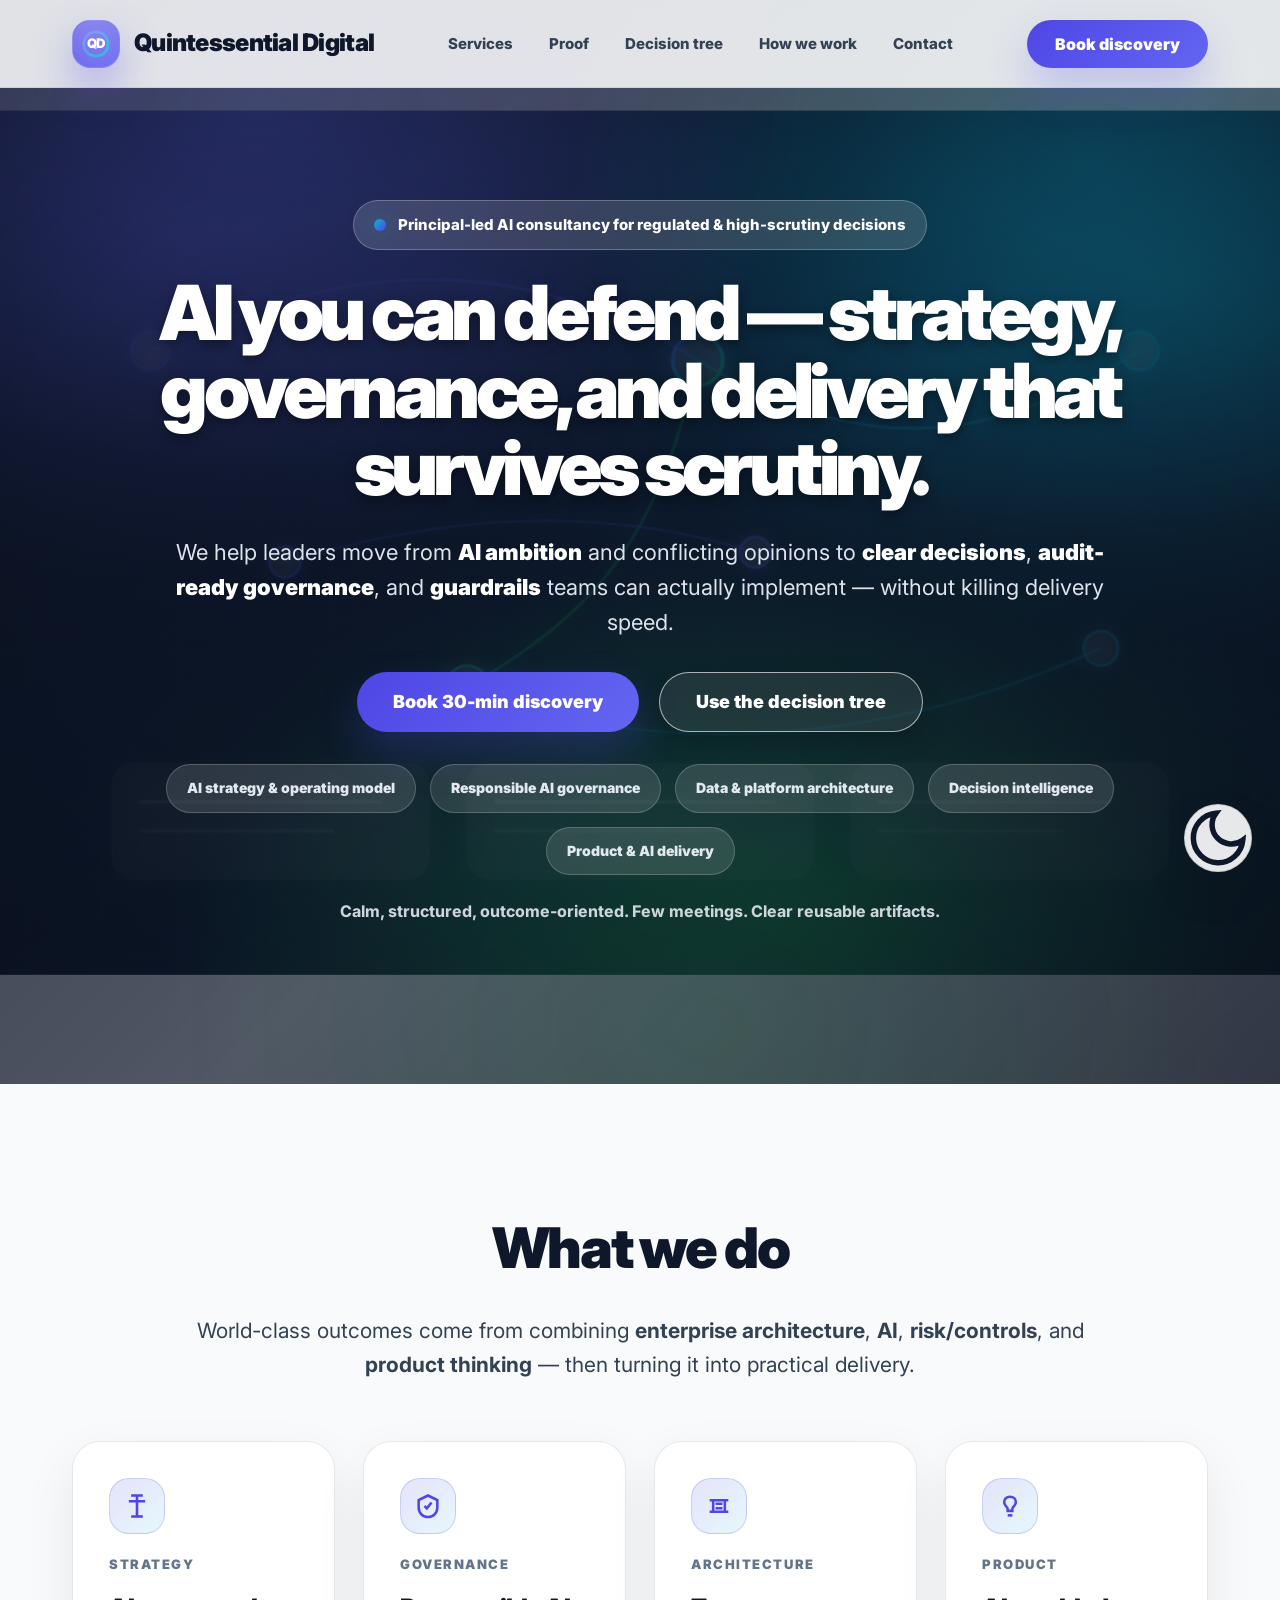
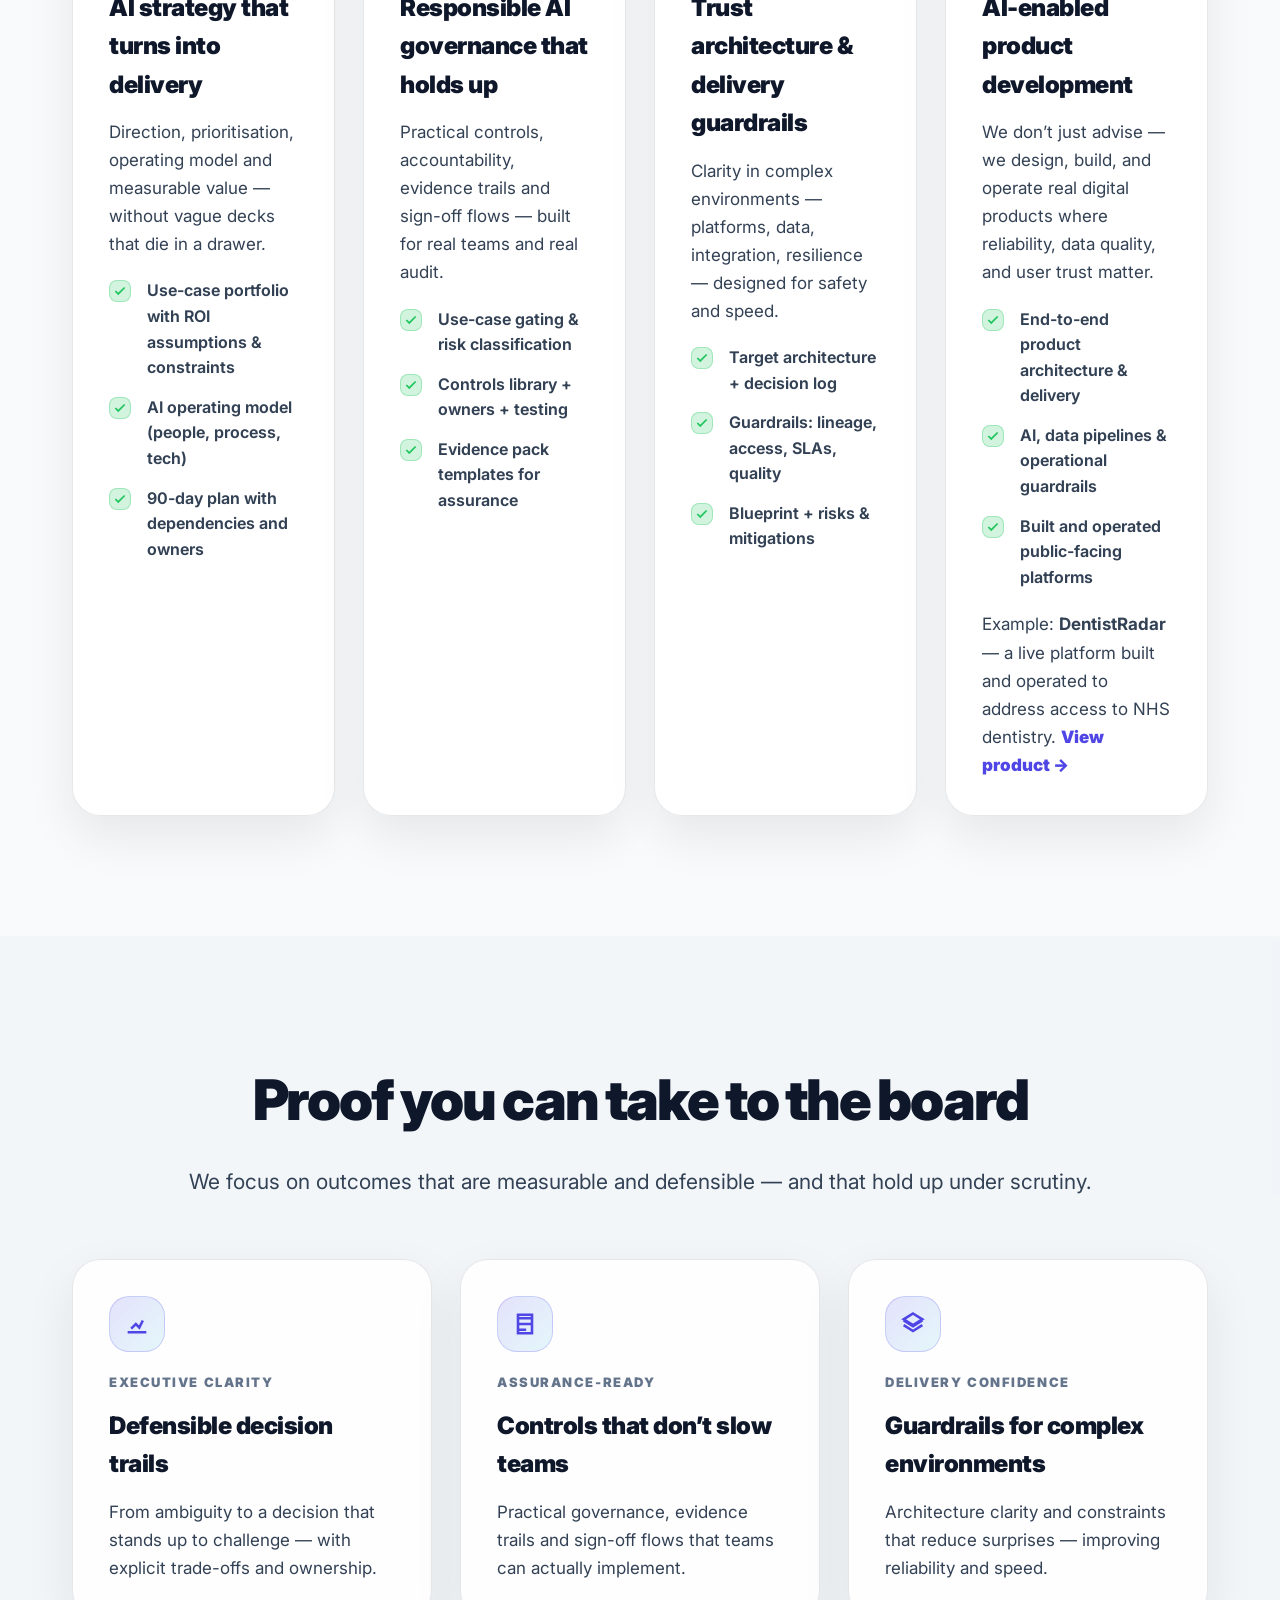
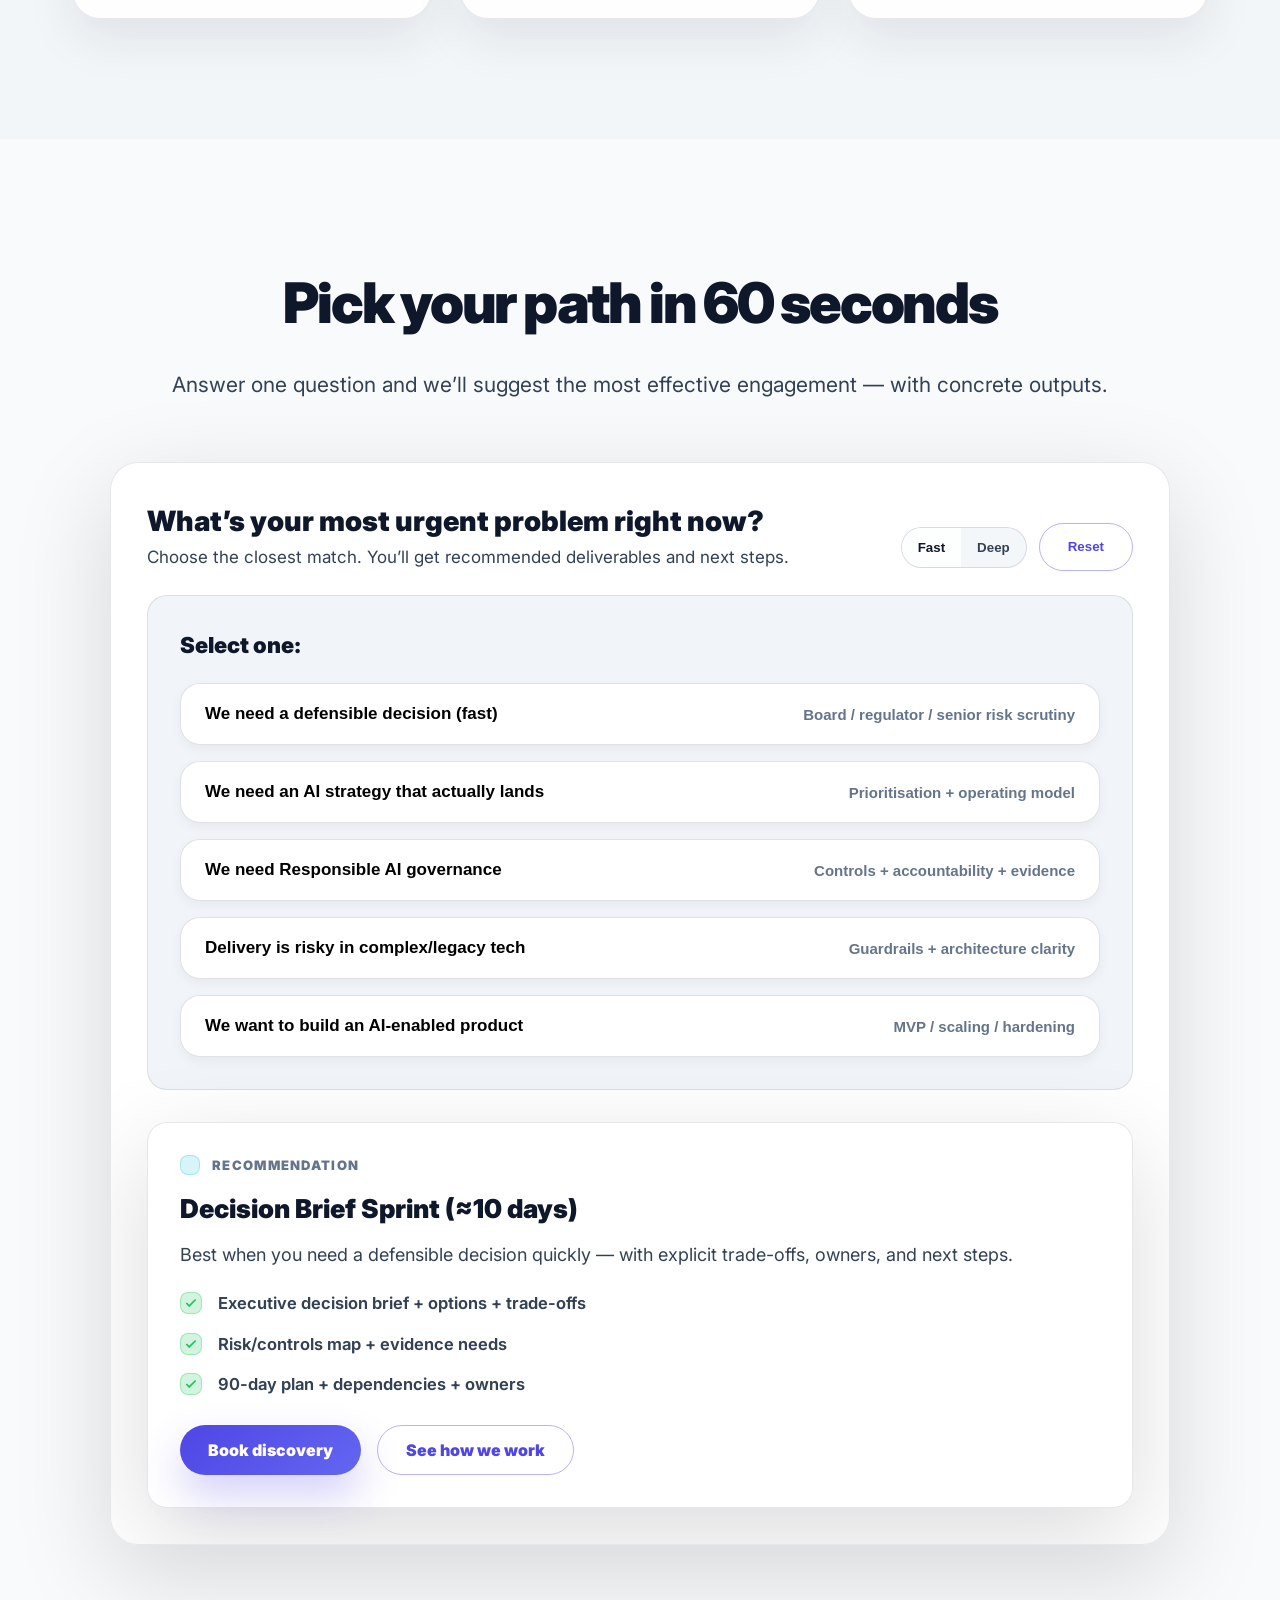
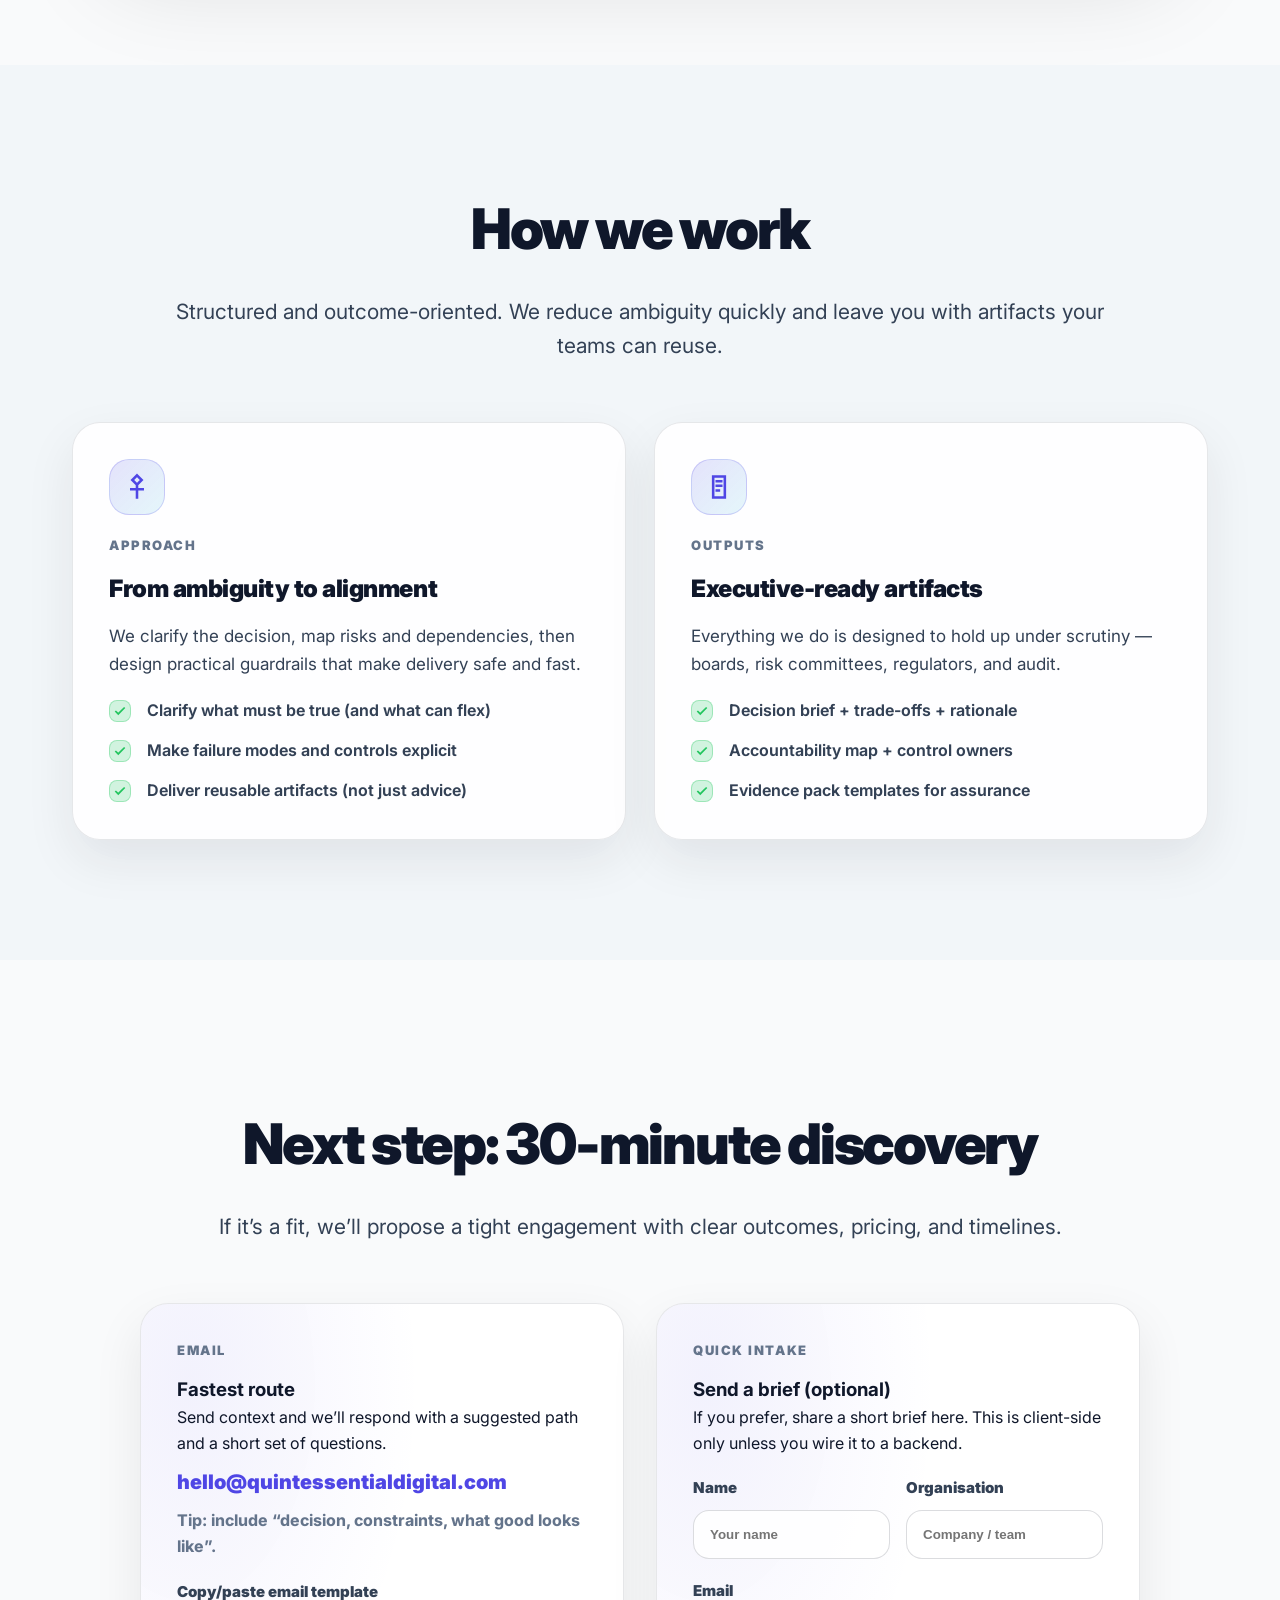
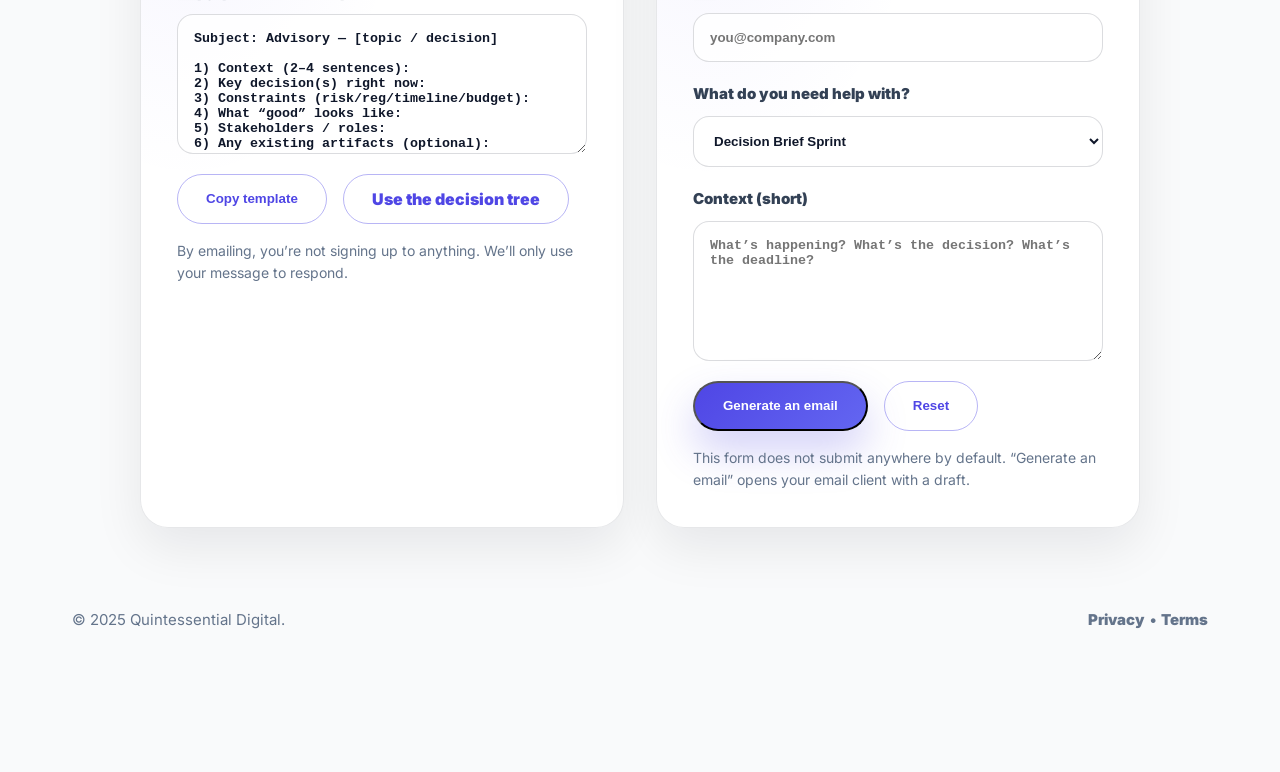
<file: index.html>
<!DOCTYPE html>
<html lang="en" class="scroll-smooth">
<head>
  <meta charset="UTF-8">
  <meta name="viewport" content="width=device-width, initial-scale=1.0">
  <title>Quintessential Digital — Trust Architecture • Responsible AI • Product & AI Delivery</title>
  <meta name="description" content="Principal-led AI consultancy for regulated environments: AI strategy, Responsible AI governance, trust architecture, decision intelligence, and AI-enabled product delivery that survives scrutiny." />
  <meta name="robots" content="index,follow" />
  <meta name="theme-color" content="#f9fafb" id="themeColorMeta" />
  <link rel="canonical" href="https://www.quintessentialdigital.com/" />
  <!-- Open Graph -->
  <meta property="og:title" content="Quintessential Digital — Trust Architecture • Responsible AI • Product & AI Delivery" />
  <meta property="og:description" content="Defensible decisions. Audit-ready governance. AI and products that scale without becoming tomorrow’s risk." />
  <meta property="og:type" content="website" />
  <meta property="og:url" content="https://www.quintessentialdigital.com/" />
  <!-- Fonts -->
  <link rel="preconnect" href="https://fonts.googleapis.com">
  <link rel="preconnect" href="https://fonts.gstatic.com" crossorigin>
  <link href="https://fonts.googleapis.com/css2?family=Inter:wght@400;500;600;700;800;900&display=swap" rel="stylesheet">
  <link rel="icon" href="data:image/svg+xml;utf8,<svg viewBox='0 0 32 32' xmlns='http://www.w3.org/2000/svg'><defs><linearGradient id='g' x1='0%' y1='0%' x2='100%' y2='100%'><stop offset='0%' stop-color='%236366f1'/><stop offset='100%' stop-color='%2306b6d4'/></linearGradient></defs><circle cx='16' cy='16' r='13' fill='none' stroke='url(%23g)' stroke-width='3'/><text x='16' y='20' font-family='Inter' font-weight='900' font-size='14' fill='%23fff' text-anchor='middle'>QD</text></svg>" type="image/svg+xml">

  <style>
    :root{
      --bg:#f9fafb;--surface:#ffffff;--text:#0f172a;--primary:#4f46e5;--primary-2:#6366f1;--accent:#06b6d4;--accent-2:#22c55e;--gray:#334155;--muted:#64748b;--shadow:0 20px 50px rgba(2,6,23,0.08);--shadow-lg:0 30px 100px rgba(2,6,23,0.14);--ring:0 0 0 8px rgba(79,70,229,0.14);--radius:28px;--radius2:20px;--max:1200px;
    }
    [data-theme="dark"]{
      --bg:#0b1220;--surface:#0f172a;--text:#e2e8f0;--gray:#cbd5e1;--muted:#94a3b8;--shadow:0 20px 50px rgba(0,0,0,0.5);--shadow-lg:0 35px 110px rgba(0,0,0,0.6);--ring:0 0 0 8px rgba(99,102,241,0.2);
    }
    *{box-sizing:border-box;margin:0;padding:0;}
    html{scroll-behavior:smooth;}
    body{font-family:'Inter',system-ui,-apple-system,Segoe UI,Roboto,Arial,sans-serif;background:var(--bg);color:var(--text);line-height:1.6;overflow-x:hidden;transition:background .3s ease,color .3s ease;text-rendering:optimizeLegibility;-webkit-font-smoothing:antialiased;}
    a{color:inherit;text-decoration:none;transition:all .25s ease;}
    a:hover{color:var(--primary);}
    .container{max-width:var(--max);margin:0 auto;padding:0 32px;}
    .skip-link{position:absolute;left:-999px;top:auto;width:1px;height:1px;overflow:hidden;}
    .skip-link:focus{left:20px;top:20px;width:auto;height:auto;background:var(--surface);padding:12px 16px;border-radius:14px;box-shadow:var(--shadow);z-index:3000;color:var(--text);}

    /* NEW: Branded abstract hero illustration (SVG) */
    .hero{position:relative;padding:200px 0 160px;overflow:hidden;}
    .hero-art{position:absolute;inset:-10% -10% -10% -10%;width:120%;height:120%;z-index:-2;opacity:1;transform:translateZ(0);filter:saturate(1.12) contrast(1.05);}
    .hero-overlay{position:absolute;inset:0;z-index:-1;background:
      radial-gradient(80% 60% at 20% 10%, rgba(99,102,241,0.22) 0%, transparent 55%),
      radial-gradient(70% 60% at 85% 15%, rgba(6,182,212,0.18) 0%, transparent 58%),
      radial-gradient(70% 70% at 55% 95%, rgba(34,197,94,0.12) 0%, transparent 60%),
      linear-gradient(135deg, rgba(11,18,32,0.86) 0%, rgba(15,23,42,0.72) 55%, rgba(11,18,32,0.84) 100%);
    }

    .noise{position:fixed;inset:0;z-index:-1;pointer-events:none;background-image:url("data:image/svg+xml,%3Csvg xmlns='http://www.w3.org/2000/svg' width='300' height='300'%3E%3Cfilter id='n'%3E%3CfeTurbulence type='fractalNoise' baseFrequency='.8' numOctaves='3'/%3E%3C/filter%3E%3Crect width='300' height='300' filter='url(%23n)' opacity='.14'/%3E%3C/svg%3E");mix-blend-mode:overlay;opacity:.08;}

    header{position:fixed;top:0;left:0;right:0;z-index:2000;background:rgba(249,250,251,0.88);backdrop-filter:blur(20px);-webkit-backdrop-filter:blur(20px);border-bottom:1px solid rgba(15,23,42,0.08);height:88px;transition:all .3s ease;}
    header.scrolled{box-shadow:0 16px 40px rgba(0,0,0,0.1);background:rgba(249,250,251,0.82);}
    [data-theme="dark"] header{background:rgba(11,18,32,0.92);}
    .nav{height:100%;display:flex;align-items:center;justify-content:space-between;gap:20px;}
    .brand{display:flex;align-items:center;gap:14px;font-weight:950;letter-spacing:-0.03em;font-size:24px;}
    .logo-wrap{width:48px;height:48px;border-radius:18px;display:flex;align-items:center;justify-content:center;background:linear-gradient(135deg, #4f46e5, #6366f1);box-shadow:0 20px 40px rgba(79,70,229,0.35);border:1px solid rgba(255,255,255,0.3);position:relative;overflow:hidden;}
    .logo-wrap::after{content:"";position:absolute;inset:-120%;background:radial-gradient(circle at 25% 25%, rgba(255,255,255,0.45), transparent 65%);transform:rotate(30deg);}
    .logo-svg{width:30px;height:30px;}
    .nav-links{display:flex;gap:36px;font-weight:800;font-size:15px;}
    .nav-links a{color:var(--gray);padding:12px 0;position:relative;}
    .nav-links a::after{content:"";position:absolute;left:50%;bottom:0;width:0;height:2.5px;border-radius:2px;background:linear-gradient(90deg, var(--primary), var(--accent));transition:all .3s ease;}
    .nav-links a:hover::after{width:100%;left:0;}
    .nav-links a:hover{color:var(--primary);}
    .nav-cta{display:flex;align-items:center;gap:16px;}
    .btn{padding:16px 28px;border-radius:999px;font-weight:900;display:inline-flex;align-items:center;justify-content:center;gap:12px;white-space:nowrap;line-height:1;transition:all .25s ease;}
    .btn-primary{background:linear-gradient(135deg, var(--primary), var(--primary-2));color:#fff;box-shadow:0 20px 40px rgba(79,70,229,0.25);}
    .btn-primary:hover{transform:scale(1.04);box-shadow:0 24px 50px rgba(79,70,229,0.3);}
    .btn-outline{background:transparent;border:1.5px solid rgba(79,70,229,0.4);color:var(--primary);}
    .btn-outline:hover{background:rgba(79,70,229,0.08);border-color:var(--primary);}
    .btn-large{padding:20px 36px;font-size:18px;}

    /* FIX: Hero secondary button clarity (esp. mobile) */
    .hero .btn-outline{
      border-color:rgba(255,255,255,0.62);
      color:#ffffff;
      background:rgba(255,255,255,0.08);
      box-shadow:0 10px 24px rgba(0,0,0,0.18);
    }
    .hero .btn-outline:hover{
      background:rgba(255,255,255,0.14);
      border-color:rgba(255,255,255,0.78);
      transform:scale(1.02);
    }
    .btn:focus-visible, button:focus-visible, a:focus-visible, input:focus-visible, textarea:focus-visible, select:focus-visible{
      outline:none;
      box-shadow:var(--ring);
    }

    .burger{display:none;align-items:center;justify-content:center;width:48px;height:48px;border-radius:14px;background:rgba(255,255,255,0.8);border:1px solid rgba(15,23,42,0.1);box-shadow:0 8px 20px rgba(0,0,0,0.06);}
    .burger svg{width:24px;height:24px;stroke:var(--text);}
    .mobile-drawer{position:fixed;top:88px;left:0;right:0;background:rgba(249,250,251,0.96);backdrop-filter:blur(20px);border-bottom:1px solid rgba(15,23,42,0.1);transform:translateY(-20px);opacity:0;pointer-events:none;transition:all .3s ease;z-index:1900;padding:24px 0;}
    .mobile-drawer.open{transform:translateY(0);opacity:1;pointer-events:auto;}
    [data-theme="dark"] .mobile-drawer{background:rgba(11,18,32,0.96);}
    .mobile-links{display:flex;flex-direction:column;gap:12px;padding:0 32px;}
    .mobile-links a{display:block;padding:18px 24px;border-radius:20px;background:rgba(255,255,255,0.9);border:1px solid rgba(15,23,42,0.1);font-weight:900;font-size:18px;color:var(--text);box-shadow:0 8px 20px rgba(0,0,0,0.05);transition:all .25s ease;}
    [data-theme="dark"] .mobile-links a{background:rgba(15,23,42,0.9);border-color:rgba(255,255,255,0.1);color:#e2e8f0;}
    .mobile-links a:hover{background:rgba(79,70,229,0.08);color:var(--primary);}
    .mobile-actions{padding:0 32px;margin-top:20px;display:flex;flex-direction:column;gap:16px;}

    .hero-grid{display:grid;grid-template-columns:1fr;text-align:center;gap:40px;}
    .pill{display:inline-flex;align-items:center;gap:12px;padding:12px 20px;border-radius:999px;background:rgba(255,255,255,0.15);backdrop-filter:blur(10px);border:1px solid rgba(255,255,255,0.25);color:#ffffff;font-weight:800;font-size:15px;margin-bottom:24px;}
    .dot{width:12px;height:12px;border-radius:50%;background:linear-gradient(135deg, var(--accent), var(--primary));box-shadow:0 0 24px rgba(6,182,212,0.6);}
    h1{font-size:76px;font-weight:950;letter-spacing:-0.06em;line-height:1.02;color:#ffffff;margin-bottom:28px;text-shadow:0 4px 12px rgba(0,0,0,0.4);}
    .hero-lede{font-size:22px;color:rgba(226,232,240,0.98);max-width:68ch;margin:0 auto 32px;line-height:1.6;}
    .hero-lede strong{color:#ffffff;font-weight:950;}
    .hero-row{display:flex;gap:20px;justify-content:center;flex-wrap:wrap;margin-top:20px;}
    .trust-badges{display:flex;gap:14px;flex-wrap:wrap;justify-content:center;margin-top:32px;}
    .trust-badges span{padding:12px 20px;border-radius:999px;font-weight:900;font-size:14px;background:rgba(255,255,255,0.12);border:1px solid rgba(255,255,255,0.2);color:#e2e8f0;}
    .hero-micro{margin-top:24px;color:rgba(226,232,240,0.9);font-size:16px;font-weight:750;}

    .section{padding:120px 0;}
    .section-alt{background:rgba(241,245,249,0.9);}
    [data-theme="dark"] .section-alt{background:rgba(15,23,42,0.5);}
    h2{font-size:56px;font-weight:950;text-align:center;letter-spacing:-0.04em;margin-bottom:20px;color:var(--text);}
    .subtitle{text-align:center;max-width:960px;margin:0 auto 60px;font-size:21px;color:var(--gray);line-height:1.6;}
    .grid-4{display:grid;grid-template-columns:repeat(4,1fr);gap:28px;}
    .grid-3{display:grid;grid-template-columns:repeat(3,1fr);gap:28px;}
    .grid-2{display:grid;grid-template-columns:repeat(2,1fr);gap:28px;}
    .card{background:rgba(255,255,255,0.94);border:1px solid rgba(15,23,42,0.1);border-radius:var(--radius);padding:36px;box-shadow:var(--shadow);transition:all .4s ease;opacity:0;transform:translateY(30px);}
    .card.visible{opacity:1;transform:translateY(0);}
    .card:hover{transform:translateY(-10px);box-shadow:var(--shadow-lg);}
    [data-theme="dark"] .card{background:rgba(15,23,42,0.94);border-color:rgba(255,255,255,0.1);}
    .icon{width:56px;height:56px;border-radius:20px;display:flex;align-items:center;justify-content:center;margin-bottom:20px;background:linear-gradient(135deg, rgba(79,70,229,0.15), rgba(6,182,212,0.1));border:1px solid rgba(79,70,229,0.2);}
    .icon svg{width:28px;height:28px;stroke:var(--primary);}
    .kicker{font-size:13px;font-weight:950;letter-spacing:.12em;text-transform:uppercase;color:var(--muted);margin-bottom:14px;}
    .card h3{font-size:24px;font-weight:950;letter-spacing:-0.02em;margin-bottom:14px;}
    .card p{font-size:17px;color:var(--gray);line-height:1.65;}
    .list{margin-top:20px;display:flex;flex-direction:column;gap:14px;}
    .li{display:flex;gap:16px;align-items:flex-start;font-size:16px;font-weight:650;color:var(--gray);}
    .check{width:22px;height:22px;border-radius:8px;background:rgba(34,197,94,0.2);border:1px solid rgba(34,197,94,0.3);display:flex;align-items:center;justify-content:center;flex-shrink:0;margin-top:2px;}
    .check svg{width:14px;height:14px;stroke:var(--accent-2);}
    .product-note{margin-top:20px;font-size:15px;color:var(--muted);}
    .product-note a{font-weight:900;color:var(--primary);}
    .tree{max-width:1060px;margin:0 auto;background:rgba(255,255,255,0.94);border:1px solid rgba(15,23,42,0.1);border-radius:var(--radius);box-shadow:var(--shadow-lg);padding:36px;overflow:hidden;}
    [data-theme="dark"] .tree{background:rgba(15,23,42,0.94);border-color:rgba(255,255,255,0.1);}
    .tree-top{display:flex;align-items:flex-end;justify-content:space-between;gap:20px;flex-wrap:wrap;margin-bottom:24px;}
    .tree-top h3{font-size:28px;font-weight:950;color:var(--text);}
    .tree-top p{color:var(--gray);max-width:700px;font-size:17px;}
    .tree-controls{display:flex;gap:12px;align-items:center;}
    .seg{display:inline-flex;border-radius:999px;overflow:hidden;border:1px solid rgba(15,23,42,0.12);background:rgba(241,245,249,0.8);}
    [data-theme="dark"] .seg{background:rgba(30,41,59,0.8);border-color:rgba(255,255,255,0.12);}
    .seg button{border:none;background:transparent;padding:12px 16px;font-weight:900;cursor:pointer;color:var(--gray);}
    [data-theme="dark"] .seg button{color:rgba(226,232,240,0.85);}
    .seg button.active{background:rgba(255,255,255,0.9);color:var(--text);}
    [data-theme="dark"] .seg button.active{background:rgba(15,23,42,0.9);color:#ffffff;}
    .tree-grid{display:grid;grid-template-columns:1fr;gap:32px;align-items:start;margin-top:12px;}
    .qbox{background:rgba(241,245,249,0.94);border:1px solid rgba(15,23,42,0.1);border-radius:var(--radius2);padding:32px;}
    [data-theme="dark"] .qbox{background:rgba(30,41,59,0.94);border-color:rgba(255,255,255,0.12);}
    .qtitle{font-weight:950;font-size:22px;margin-bottom:20px;color:var(--text);}
    [data-theme="dark"] .qtitle{color:#ffffff;}
    .opts{display:flex;flex-direction:column;gap:16px;}

    /* FIX: Dark mode "Select one" option clarity */
    .opt{width:100%;display:flex;align-items:center;justify-content:space-between;gap:16px;padding:20px 24px;border-radius:20px;border:1px solid rgba(15,23,42,0.12);background:rgba(255,255,255,0.94);cursor:pointer;font-weight:900;font-size:17px;transition:all .25s ease;box-shadow:0 4px 12px rgba(0,0,0,0.05);}
    [data-theme="dark"] .opt{background:rgba(11,18,32,0.72);border-color:rgba(255,255,255,0.16);box-shadow:0 10px 28px rgba(0,0,0,0.38);color:#ffffff;}
    .opt:hover{transform:translateY(-4px);border-color:rgba(79,70,229,0.4);box-shadow:0 12px 30px rgba(79,70,229,0.15);background:rgba(79,70,229,0.06);}
    [data-theme="dark"] .opt:hover{transform:translateY(-4px);background:rgba(99,102,241,0.16);border-color:rgba(99,102,241,0.55);box-shadow:0 16px 44px rgba(79,70,229,0.22);}
    .opt small{font-weight:750;color:var(--muted);font-size:15px;}
    [data-theme="dark"] .opt small{color:rgba(226,232,240,0.78);}

    .result{background:rgba(255,255,255,0.94);border:1px solid rgba(15,23,42,0.1);border-radius:var(--radius2);padding:32px;box-shadow:var(--shadow-lg);}
    [data-theme="dark"] .result{background:rgba(15,23,42,0.94);border-color:rgba(255,255,255,0.1);}
    .result .label{display:inline-flex;align-items:center;gap:12px;font-size:13px;font-weight:950;letter-spacing:.1em;text-transform:uppercase;color:var(--muted);margin-bottom:12px;}
    [data-theme="dark"] .result .label{color:rgba(226,232,240,0.75);}
    .badge{width:20px;height:20px;border-radius:8px;background:rgba(6,182,212,0.15);border:1px solid rgba(6,182,212,0.25);}
    .result h4{font-size:26px;font-weight:950;margin-bottom:12px;color:var(--text);}
    [data-theme="dark"] .result h4{color:#ffffff;}
    .result p{color:var(--gray);margin-bottom:20px;font-size:18px;line-height:1.6;}
    [data-theme="dark"] .result p{color:rgba(226,232,240,0.86);}
    .result .mini{display:flex;flex-direction:column;gap:14px;margin-top:16px;}
    .result .mini .li{font-size:16.5px;color:var(--gray);}
    [data-theme="dark"] .result .mini .li{color:rgba(226,232,240,0.86);}
    .result .actions{display:flex;gap:16px;flex-wrap:wrap;margin-top:28px;}

    .contact{padding:140px 0;text-align:center;}
    .contact-grid{max-width:1000px;margin:60px auto 0;display:grid;grid-template-columns:1fr 1fr;gap:32px;}
    .contact-card{text-align:left;padding:36px;background:rgba(255,255,255,0.94);border:1px solid rgba(15,23,42,0.1);border-radius:var(--radius);box-shadow:var(--shadow);position:relative;overflow:hidden;}
    [data-theme="dark"] .contact-card{background:rgba(15,23,42,0.94);border-color:rgba(255,255,255,0.1);}
    .contact-card::before{content:"";position:absolute;inset:-50%;background:radial-gradient(40% 40% at 30% 30%, rgba(79,70,229,0.12), transparent 60%);opacity:.6;}
    .contact-card > *{position:relative;}
    .email-big{display:block;font-size:20px;font-weight:900;color:var(--primary);margin-top:12px;line-height:1.4;white-space:normal;word-break:break-all;}
    .hint{color:var(--muted);margin-top:12px;font-weight:750;}
    .field{display:flex;flex-direction:column;gap:10px;margin-top:20px;}
    label{font-weight:900;color:var(--gray);font-size:15px;}
    input,textarea,select{width:100%;padding:16px;border-radius:16px;border:1px solid rgba(15,23,42,0.15);background:rgba(255,255,255,0.9);color:var(--text);font-weight:650;transition:all .25s ease;}
    [data-theme="dark"] input,[data-theme="dark"] textarea,[data-theme="dark"] select{background:rgba(15,23,42,0.9);border-color:rgba(255,255,255,0.15);}
    input:focus,textarea:focus,select:focus{border-color:var(--primary);box-shadow:var(--ring);}
    textarea{min-height:140px;resize:vertical;}
    .form-row{display:grid;grid-template-columns:1fr 1fr;gap:16px;}
    .form-actions{display:flex;gap:16px;flex-wrap:wrap;margin-top:20px;}
    .note{margin-top:16px;font-size:14px;color:var(--muted);}
    .foot{margin-top:80px;display:flex;justify-content:space-between;flex-wrap:wrap;color:var(--muted);font-size:15px;}
    .foot a{font-weight:900;}
    .foot a:hover{color:var(--primary);}
    .theme-toggle{position:fixed;right:28px;bottom:28px;z-index:2500;width:68px;height:68px;border-radius:50%;background:rgba(255,255,255,0.9);border:1px solid rgba(15,23,42,0.12);box-shadow:var(--shadow);display:flex;align-items:center;justify-content:center;cursor:pointer;transition:all .25s ease;}
    .theme-toggle:hover{transform:scale(1.08);}
    .theme-toggle svg{stroke:var(--text);}
    [data-theme="dark"] .theme-toggle{background:rgba(15,23,42,0.9);border-color:rgba(255,255,255,0.12);}

    @media (max-width:1100px){
      h1{font-size:64px;}
      .grid-4,.grid-3,.grid-2{grid-template-columns:repeat(2,1fr);}
      .tree-grid{grid-template-columns:1fr;}
      .contact-grid{grid-template-columns:1fr;}
    }
    @media (max-width:640px){
      .container{padding:0 20px;}
      header{height:80px;}
      .brand{font-size:20px;}
      .logo-wrap{width:40px;height:40px;}
      h1{font-size:48px;}
      .hero{padding:160px 0 120px;}
      .hero-row{flex-direction:column;}
      .hero-row .btn{width:100%;}
      .grid-4,.grid-3,.grid-2{grid-template-columns:1fr;}
      .form-row{grid-template-columns:1fr;}
      .email-big{font-size:18px;line-height:1.4;}
      .burger{display:flex;}
      .nav-links,.nav-cta > .btn-primary{display:none;}
    }
  </style>
</head>
<body>
  <div class="noise" aria-hidden="true"></div>
  <a class="skip-link" href="#content">Skip to content</a>

  <header id="top">
    <div class="container nav">
      <a class="brand" href="#top">
        <span class="logo-wrap">
          <svg class="logo-svg" viewBox="0 0 32 32" aria-label="Quintessential Digital">
            <defs>
              <linearGradient id="grad" x1="0%" y1="0%" x2="100%" y2="100%">
                <stop offset="0%" stop-color="#6366f1"/>
                <stop offset="100%" stop-color="#06b6d4"/>
              </linearGradient>
            </defs>
            <circle cx="16" cy="16" r="13" fill="none" stroke="url(#grad)" stroke-width="3"/>
            <text x="16" y="20" font-family="Inter" font-weight="900" font-size="14" fill="#fff" text-anchor="middle">QD</text>
          </svg>
        </span>
        Quintessential Digital
      </a>
      <nav class="nav-links">
        <a href="#services">Services</a>
        <a href="#proof">Proof</a>
        <a href="#decision">Decision tree</a>
        <a href="#how">How we work</a>
        <a href="#contact">Contact</a>
      </nav>
      <div class="nav-cta">
        <button class="burger" type="button" id="burger" aria-label="Open menu" aria-expanded="false" aria-controls="mobileDrawer">
          <svg viewBox="0 0 24 24" fill="none" stroke="currentColor" stroke-width="2.2" stroke-linecap="round">
            <path d="M4 6h16M4 12h16M4 18h16"/>
          </svg>
        </button>
        <a class="btn btn-primary" href="#contact">Book discovery</a>
      </div>
    </div>
    <div class="mobile-drawer" id="mobileDrawer" aria-hidden="true">
      <div class="container">
        <div class="mobile-links">
          <a href="#services">Services</a>
          <a href="#proof">Proof</a>
          <a href="#decision">Decision tree</a>
          <a href="#how">How we work</a>
          <a href="#contact">Contact</a>
        </div>
        <div class="mobile-actions">
          <a class="btn btn-primary" href="#contact">Book discovery</a>
        </div>
      </div>
    </div>
  </header>

  <main id="content">
    <section class="hero">
      <!-- Branded abstract “governance + AI system” hero illustration -->
      <svg class="hero-art" viewBox="0 0 1600 900" aria-hidden="true" focusable="false">
        <defs>
          <radialGradient id="rg1" cx="20%" cy="15%" r="65%">
            <stop offset="0%" stop-color="#6366f1" stop-opacity="0.85"/>
            <stop offset="60%" stop-color="#6366f1" stop-opacity="0.05"/>
            <stop offset="100%" stop-color="#0b1220" stop-opacity="0"/>
          </radialGradient>
          <radialGradient id="rg2" cx="85%" cy="20%" r="70%">
            <stop offset="0%" stop-color="#06b6d4" stop-opacity="0.75"/>
            <stop offset="58%" stop-color="#06b6d4" stop-opacity="0.06"/>
            <stop offset="100%" stop-color="#0b1220" stop-opacity="0"/>
          </radialGradient>
          <radialGradient id="rg3" cx="60%" cy="92%" r="75%">
            <stop offset="0%" stop-color="#22c55e" stop-opacity="0.55"/>
            <stop offset="55%" stop-color="#22c55e" stop-opacity="0.05"/>
            <stop offset="100%" stop-color="#0b1220" stop-opacity="0"/>
          </radialGradient>
          <linearGradient id="lg" x1="0%" y1="0%" x2="100%" y2="100%">
            <stop offset="0%" stop-color="#6366f1"/>
            <stop offset="55%" stop-color="#06b6d4"/>
            <stop offset="100%" stop-color="#22c55e"/>
          </linearGradient>
          <filter id="blurGlow" x="-30%" y="-30%" width="160%" height="160%">
            <feGaussianBlur stdDeviation="10" result="b"/>
            <feColorMatrix in="b" type="matrix"
              values="1 0 0 0 0
                      0 1 0 0 0
                      0 0 1 0 0
                      0 0 0 0.9 0" result="g"/>
            <feMerge>
              <feMergeNode in="g"/>
              <feMergeNode in="SourceGraphic"/>
            </feMerge>
          </filter>
          <pattern id="grid" width="80" height="80" patternUnits="userSpaceOnUse">
            <path d="M80 0H0V80" fill="none" stroke="rgba(255,255,255,0.06)" stroke-width="1"/>
          </pattern>
          <radialGradient id="vig" cx="50%" cy="45%" r="75%">
            <stop offset="55%" stop-color="rgba(0,0,0,0)"/>
            <stop offset="100%" stop-color="rgba(0,0,0,0.55)"/>
          </radialGradient>
        </defs>

        <rect width="1600" height="900" fill="#0b1220"/>
        <rect width="1600" height="900" fill="url(#grid)" opacity="0.75"/>
        <rect width="1600" height="900" fill="url(#rg1)"/>
        <rect width="1600" height="900" fill="url(#rg2)"/>
        <rect width="1600" height="900" fill="url(#rg3)"/>

        <g opacity="0.9" filter="url(#blurGlow)">
          <path d="M290 250 C 520 140, 700 160, 860 260" fill="none" stroke="rgba(99,102,241,0.55)" stroke-width="3"/>
          <path d="M860 260 C 1040 370, 1180 340, 1320 250" fill="none" stroke="rgba(6,182,212,0.5)" stroke-width="3"/>
          <path d="M860 260 C 820 440, 760 520, 620 600" fill="none" stroke="rgba(34,197,94,0.45)" stroke-width="3"/>
          <path d="M620 600 C 820 680, 1060 660, 1280 560" fill="none" stroke="rgba(6,182,212,0.35)" stroke-width="3"/>
          <path d="M430 470 C 600 420, 760 410, 920 460" fill="none" stroke="rgba(99,102,241,0.35)" stroke-width="2.5"/>

          <g>
            <circle cx="290" cy="250" r="20" fill="rgba(255,255,255,0.10)" stroke="rgba(99,102,241,0.75)" stroke-width="3"/>
            <circle cx="860" cy="260" r="26" fill="rgba(255,255,255,0.10)" stroke="url(#lg)" stroke-width="4"/>
            <circle cx="1320" cy="250" r="20" fill="rgba(255,255,255,0.10)" stroke="rgba(6,182,212,0.75)" stroke-width="3"/>
            <circle cx="620" cy="600" r="22" fill="rgba(255,255,255,0.10)" stroke="rgba(34,197,94,0.75)" stroke-width="3"/>
            <circle cx="1280" cy="560" r="18" fill="rgba(255,255,255,0.10)" stroke="rgba(6,182,212,0.55)" stroke-width="3"/>
            <circle cx="430" cy="470" r="16" fill="rgba(255,255,255,0.10)" stroke="rgba(99,102,241,0.55)" stroke-width="3"/>
            <circle cx="920" cy="460" r="16" fill="rgba(255,255,255,0.10)" stroke="rgba(99,102,241,0.55)" stroke-width="3"/>
          </g>

          <g opacity="0.85">
            <rect x="250" y="680" width="330" height="120" rx="22" fill="rgba(255,255,255,0.08)" stroke="rgba(255,255,255,0.10)"/>
            <rect x="620" y="680" width="360" height="120" rx="22" fill="rgba(255,255,255,0.08)" stroke="rgba(255,255,255,0.10)"/>
            <rect x="1020" y="680" width="330" height="120" rx="22" fill="rgba(255,255,255,0.08)" stroke="rgba(255,255,255,0.10)"/>
            <path d="M280 720H530" stroke="rgba(255,255,255,0.18)" stroke-width="4" stroke-linecap="round"/>
            <path d="M280 750H480" stroke="rgba(255,255,255,0.14)" stroke-width="4" stroke-linecap="round"/>
            <path d="M650 720H940" stroke="rgba(255,255,255,0.18)" stroke-width="4" stroke-linecap="round"/>
            <path d="M650 750H890" stroke="rgba(255,255,255,0.14)" stroke-width="4" stroke-linecap="round"/>
            <path d="M1050 720H1290" stroke="rgba(255,255,255,0.18)" stroke-width="4" stroke-linecap="round"/>
            <path d="M1050 750H1240" stroke="rgba(255,255,255,0.14)" stroke-width="4" stroke-linecap="round"/>
          </g>
        </g>

        <rect width="1600" height="900" fill="url(#vig)" opacity="0.75"/>
      </svg>

      <div class="hero-overlay" aria-hidden="true"></div>

      <div class="container">
        <div class="hero-grid">
          <div>
            <div class="pill">
              <span class="dot"></span>
              Principal-led AI consultancy for regulated & high-scrutiny decisions
            </div>
            <h1>AI you can defend — strategy, governance, and delivery that survives scrutiny.</h1>
            <p class="hero-lede">
              We help leaders move from <strong>AI ambition</strong> and conflicting opinions to
              <strong>clear decisions</strong>, <strong>audit-ready governance</strong>, and <strong>guardrails</strong>
              teams can actually implement — without killing delivery speed.
            </p>
            <div class="hero-row">
              <a class="btn btn-primary btn-large" href="#contact">Book 30-min discovery</a>
              <a class="btn btn-outline btn-large" href="#decision">Use the decision tree</a>
            </div>
            <div class="trust-badges">
              <span>AI strategy & operating model</span>
              <span>Responsible AI governance</span>
              <span>Data & platform architecture</span>
              <span>Decision intelligence</span>
              <span>Product & AI delivery</span>
            </div>
            <div class="hero-micro">
              Calm, structured, outcome-oriented. Few meetings. Clear reusable artifacts.
            </div>
          </div>
        </div>
      </div>
    </section>

    <section class="section" id="services">
      <div class="container">
        <h2>What we do</h2>
        <p class="subtitle">
          World-class outcomes come from combining <strong>enterprise architecture</strong>, <strong>AI</strong>,
          <strong>risk/controls</strong>, and <strong>product thinking</strong> — then turning it into practical delivery.
        </p>
        <div class="grid-4">
          <div class="card">
            <div class="icon">
              <svg viewBox="0 0 24 24" fill="none" stroke="currentColor" stroke-width="2.2">
                <path d="M12 3v18M5 8h14M7 21h10M7 3h10"/>
              </svg>
            </div>
            <div class="kicker">Strategy</div>
            <h3>AI strategy that turns into delivery</h3>
            <p>Direction, prioritisation, operating model and measurable value — without vague decks that die in a drawer.</p>
            <div class="list">
              <div class="li"><span class="check"><svg viewBox="0 0 24 24" fill="none" stroke="currentColor" stroke-width="3"><path d="M20 6L9 17l-5-5"/></svg></span>Use-case portfolio with ROI assumptions & constraints</div>
              <div class="li"><span class="check"><svg viewBox="0 0 24 24" fill="none" stroke="currentColor" stroke-width="3"><path d="M20 6L9 17l-5-5"/></svg></span>AI operating model (people, process, tech)</div>
              <div class="li"><span class="check"><svg viewBox="0 0 24 24" fill="none" stroke="currentColor" stroke-width="3"><path d="M20 6L9 17l-5-5"/></svg></span>90-day plan with dependencies and owners</div>
            </div>
          </div>
          <div class="card">
            <div class="icon">
              <svg viewBox="0 0 24 24" fill="none" stroke="currentColor" stroke-width="2.2">
                <path d="M12 3l8 4v6c0 5-3.5 8.5-8 8.5S4 18 4 13V7l8-4z"/>
                <path d="M9 12l2 2 4-5"/>
              </svg>
            </div>
            <div class="kicker">Governance</div>
            <h3>Responsible AI governance that holds up</h3>
            <p>Practical controls, accountability, evidence trails and sign-off flows — built for real teams and real audit.</p>
            <div class="list">
              <div class="li"><span class="check"><svg viewBox="0 0 24 24" fill="none" stroke="currentColor" stroke-width="3"><path d="M20 6L9 17l-5-5"/></svg></span>Use-case gating & risk classification</div>
              <div class="li"><span class="check"><svg viewBox="0 0 24 24" fill="none" stroke="currentColor" stroke-width="3"><path d="M20 6L9 17l-5-5"/></svg></span>Controls library + owners + testing</div>
              <div class="li"><span class="check"><svg viewBox="0 0 24 24" fill="none" stroke="currentColor" stroke-width="3"><path d="M20 6L9 17l-5-5"/></svg></span>Evidence pack templates for assurance</div>
            </div>
          </div>
          <div class="card">
            <div class="icon">
              <svg viewBox="0 0 24 24" fill="none" stroke="currentColor" stroke-width="2.2">
                <path d="M4 7h16M7 7v10M17 7v10M4 17h16M9 10h6M9 14h6"/>
              </svg>
            </div>
            <div class="kicker">Architecture</div>
            <h3>Trust architecture & delivery guardrails</h3>
            <p>Clarity in complex environments — platforms, data, integration, resilience — designed for safety and speed.</p>
            <div class="list">
              <div class="li"><span class="check"><svg viewBox="0 0 24 24" fill="none" stroke="currentColor" stroke-width="3"><path d="M20 6L9 17l-5-5"/></svg></span>Target architecture + decision log</div>
              <div class="li"><span class="check"><svg viewBox="0 0 24 24" fill="none" stroke="currentColor" stroke-width="3"><path d="M20 6L9 17l-5-5"/></svg></span>Guardrails: lineage, access, SLAs, quality</div>
              <div class="li"><span class="check"><svg viewBox="0 0 24 24" fill="none" stroke="currentColor" stroke-width="3"><path d="M20 6L9 17l-5-5"/></svg></span>Blueprint + risks & mitigations</div>
            </div>
          </div>
          <div class="card">
            <div class="icon">
              <svg viewBox="0 0 24 24" fill="none" stroke="currentColor" stroke-width="2.2">
                <path d="M7 8.5c0-2.5 2-4.5 5-4.5s5 2 5 4.5c0 1.2-.4 2.2-1.1 3.1-.7.9-1.9 1.5-1.9 3.1v1.5H10v-1.5c0-1.6-1.2-2.2-1.9-3.1C7.4 10.7 7 9.7 7 8.5z"/>
                <path d="M10 20h4"/>
              </svg>
            </div>
            <div class="kicker">Product</div>
            <h3>AI-enabled product development</h3>
            <p>We don’t just advise — we design, build, and operate real digital products where reliability, data quality, and user trust matter.</p>
            <div class="list">
              <div class="li"><span class="check"><svg viewBox="0 0 24 24" fill="none" stroke="currentColor" stroke-width="3"><path d="M20 6L9 17l-5-5"/></svg></span>End-to-end product architecture & delivery</div>
              <div class="li"><span class="check"><svg viewBox="0 0 24 24" fill="none" stroke="currentColor" stroke-width="3"><path d="M20 6L9 17l-5-5"/></svg></span>AI, data pipelines & operational guardrails</div>
              <div class="li"><span class="check"><svg viewBox="0 0 24 24" fill="none" stroke="currentColor" stroke-width="3"><path d="M20 6L9 17l-5-5"/></svg></span>Built and operated public-facing platforms</div>
            </div>
            <p class="product-note">
              Example: <strong>DentistRadar</strong> — a live platform built and operated to address access to NHS dentistry.
              <a href="https://www.dentistradar.co.uk" target="_blank" rel="noopener">View product →</a>
            </p>
          </div>
        </div>
      </div>
    </section>

    <section class="section section-alt" id="proof">
      <div class="container">
        <h2>Proof you can take to the board</h2>
        <p class="subtitle">We focus on outcomes that are measurable and defensible — and that hold up under scrutiny.</p>
        <div class="grid-3">
          <div class="card">
            <div class="icon">
              <svg viewBox="0 0 24 24" fill="none" stroke="currentColor" stroke-width="2.2">
                <path d="M4 19h16M7 16l4-4 3 3 3-6"/>
              </svg>
            </div>
            <div class="kicker">Executive clarity</div>
            <h3>Defensible decision trails</h3>
            <p>From ambiguity to a decision that stands up to challenge — with explicit trade-offs and ownership.</p>
          </div>
          <div class="card">
            <div class="icon">
              <svg viewBox="0 0 24 24" fill="none" stroke="currentColor" stroke-width="2.2">
                <path d="M7 7h10M7 12h10M7 17h6M6 4h12v16H6z"/>
              </svg>
            </div>
            <div class="kicker">Assurance-ready</div>
            <h3>Controls that don’t slow teams</h3>
            <p>Practical governance, evidence trails and sign-off flows that teams can actually implement.</p>
          </div>
          <div class="card">
            <div class="icon">
              <svg viewBox="0 0 24 24" fill="none" stroke="currentColor" stroke-width="2.2">
                <path d="M12 3l8 5-8 5-8-5 8-5zM4 13l8 5 8-5M4 9l8 5 8-5"/>
              </svg>
            </div>
            <div class="kicker">Delivery confidence</div>
            <h3>Guardrails for complex environments</h3>
            <p>Architecture clarity and constraints that reduce surprises — improving reliability and speed.</p>
          </div>
        </div>
      </div>
    </section>

    <section class="section" id="decision">
      <div class="container">
        <h2>Pick your path in 60 seconds</h2>
        <p class="subtitle">Answer one question and we’ll suggest the most effective engagement — with concrete outputs.</p>
        <div class="tree">
          <div class="tree-top">
            <div>
              <h3>What’s your most urgent problem right now?</h3>
              <p>Choose the closest match. You’ll get recommended deliverables and next steps.</p>
            </div>
            <div class="tree-controls">
              <div class="seg">
                <button type="button" class="active" id="modeFast">Fast</button>
                <button type="button" id="modeDeep">Deep</button>
              </div>
              <button type="button" class="btn btn-outline" id="resetTree">Reset</button>
            </div>
          </div>
          <div class="tree-grid">
            <div class="qbox" id="questionBox">
              <div class="qtitle" id="qTitle">Select one:</div>
              <div class="opts" id="options"></div>
            </div>
            <div class="result" id="result">
              <div class="label"><span class="badge"></span>Recommendation</div>
              <h4 id="rTitle">Decision Brief Sprint</h4>
              <p id="rDesc">Best when you need a defensible decision quickly — with trade-offs made explicit.</p>
              <div class="mini" id="rList"></div>
              <div class="actions">
                <a class="btn btn-primary" href="#contact">Book discovery</a>
                <a class="btn btn-outline" href="#how">See how we work</a>
              </div>
            </div>
          </div>
        </div>
      </div>
    </section>

    <section class="section section-alt" id="how">
      <div class="container">
        <h2>How we work</h2>
        <p class="subtitle">
          Structured and outcome-oriented. We reduce ambiguity quickly and leave you with artifacts your teams can reuse.
        </p>
        <div class="grid-2">
          <div class="card">
            <div class="icon">
              <svg viewBox="0 0 24 24" fill="none" stroke="currentColor" stroke-width="2.2">
                <path d="M12 2l4 4-4 4-4-4 4-4zM12 10v12M6 14h12"/>
              </svg>
            </div>
            <div class="kicker">Approach</div>
            <h3>From ambiguity to alignment</h3>
            <p>We clarify the decision, map risks and dependencies, then design practical guardrails that make delivery safe and fast.</p>
            <div class="list">
              <div class="li"><span class="check"><svg viewBox="0 0 24 24" fill="none" stroke="currentColor" stroke-width="3"><path d="M20 6L9 17l-5-5"/></svg></span>Clarify what must be true (and what can flex)</div>
              <div class="li"><span class="check"><svg viewBox="0 0 24 24" fill="none" stroke="currentColor" stroke-width="3"><path d="M20 6L9 17l-5-5"/></svg></span>Make failure modes and controls explicit</div>
              <div class="li"><span class="check"><svg viewBox="0 0 24 24" fill="none" stroke="currentColor" stroke-width="3"><path d="M20 6L9 17l-5-5"/></svg></span>Deliver reusable artifacts (not just advice)</div>
            </div>
          </div>
          <div class="card">
            <div class="icon">
              <svg viewBox="0 0 24 24" fill="none" stroke="currentColor" stroke-width="2.2">
                <path d="M7 3h10v18H7zM9 7h6M9 11h6M9 15h4"/>
              </svg>
            </div>
            <div class="kicker">Outputs</div>
            <h3>Executive-ready artifacts</h3>
            <p>Everything we do is designed to hold up under scrutiny — boards, risk committees, regulators, and audit.</p>
            <div class="list">
              <div class="li"><span class="check"><svg viewBox="0 0 24 24" fill="none" stroke="currentColor" stroke-width="3"><path d="M20 6L9 17l-5-5"/></svg></span>Decision brief + trade-offs + rationale</div>
              <div class="li"><span class="check"><svg viewBox="0 0 24 24" fill="none" stroke="currentColor" stroke-width="3"><path d="M20 6L9 17l-5-5"/></svg></span>Accountability map + control owners</div>
              <div class="li"><span class="check"><svg viewBox="0 0 24 24" fill="none" stroke="currentColor" stroke-width="3"><path d="M20 6L9 17l-5-5"/></svg></span>Evidence pack templates for assurance</div>
            </div>
          </div>
        </div>
      </div>
    </section>

    <section class="section contact" id="contact">
      <div class="container">
        <h2>Next step: 30-minute discovery</h2>
        <p class="subtitle">If it’s a fit, we’ll propose a tight engagement with clear outcomes, pricing, and timelines.</p>
        <div class="contact-grid">
          <div class="contact-card">
            <div class="kicker">Email</div>
            <h3>Fastest route</h3>
            <p>Send context and we’ll respond with a suggested path and a short set of questions.</p>
            <a class="email-big" href="mailto:hello@quintessentialdigital.com">hello@quintessentialdigital.com</a>
            <div class="hint">Tip: include “decision, constraints, what good looks like”.</div>
            <div class="field">
              <label for="template">Copy/paste email template</label>
              <textarea id="template" readonly>Subject: Advisory — [topic / decision]

1) Context (2–4 sentences):
2) Key decision(s) right now:
3) Constraints (risk/reg/timeline/budget):
4) What “good” looks like:
5) Stakeholders / roles:
6) Any existing artifacts (optional):</textarea>
            </div>
            <div class="form-actions">
              <button class="btn btn-outline" type="button" id="copyTemplate">Copy template</button>
              <a class="btn btn-outline" href="#decision">Use the decision tree</a>
            </div>
            <div class="note">By emailing, you’re not signing up to anything. We’ll only use your message to respond.</div>
          </div>

          <div class="contact-card">
            <div class="kicker">Quick intake</div>
            <h3>Send a brief (optional)</h3>
            <p>If you prefer, share a short brief here. This is client-side only unless you wire it to a backend.</p>
            <form id="intakeForm">
              <div class="form-row">
                <div class="field">
                  <label for="name">Name</label>
                  <input id="name" type="text" placeholder="Your name" />
                </div>
                <div class="field">
                  <label for="org">Organisation</label>
                  <input id="org" type="text" placeholder="Company / team" />
                </div>
              </div>
              <div class="field">
                <label for="email">Email</label>
                <input id="email" type="email" placeholder="you@company.com" />
              </div>
              <div class="field">
                <label for="topic">What do you need help with?</label>
                <select id="topic">
                  <option>Decision Brief Sprint</option>
                  <option>AI Strategy & Operating Model</option>
                  <option>Responsible AI Governance</option>
                  <option>Trust Architecture Blueprint</option>
                  <option>Product & AI Delivery</option>
                  <option>Not sure yet</option>
                </select>
              </div>
              <div class="field">
                <label for="message">Context (short)</label>
                <textarea id="message" placeholder="What’s happening? What’s the decision? What’s the deadline?"></textarea>
              </div>
              <div class="form-actions">
                <button class="btn btn-primary" type="button" id="generateEmail">Generate an email</button>
                <button class="btn btn-outline" type="reset">Reset</button>
              </div>
              <div class="note">This form does not submit anywhere by default. “Generate an email” opens your email client with a draft.</div>
            </form>
          </div>
        </div>

        <div class="foot">
          <div>© 2025 Quintessential Digital.</div>
          <div>
            <a href="/privacy">Privacy</a> • <a href="/terms">Terms</a>
          </div>
        </div>
      </div>
    </section>
  </main>

  <button class="theme-toggle" id="themeToggle" aria-label="Toggle theme">
    <svg viewBox="0 0 24 24" fill="none" stroke="currentColor" stroke-width="2">
      <path d="M21 12.79A9 9 0 1 1 11.21 3 7 7 0 0 0 21 12.79z"/>
    </svg>
  </button>

  <script>
    // Theme toggle
    const root = document.documentElement;
    const themeToggle = document.getElementById("themeToggle");
    const savedTheme = localStorage.getItem("qd_theme") || (window.matchMedia("(prefers-color-scheme: dark)").matches ? "dark" : "light");
    root.setAttribute("data-theme", savedTheme);
    themeToggle.addEventListener("click", () => {
      const newTheme = root.getAttribute("data-theme") === "dark" ? "light" : "dark";
      root.setAttribute("data-theme", newTheme);
      localStorage.setItem("qd_theme", newTheme);
    });

    // Mobile menu
    const burger = document.getElementById("burger");
    const drawer = document.getElementById("mobileDrawer");
    burger.addEventListener("click", () => {
      const open = drawer.classList.toggle("open");
      drawer.setAttribute("aria-hidden", !open);
      burger.setAttribute("aria-expanded", open);
    });

    // Header shadow on scroll
    const headerEl = document.querySelector("header");
    window.addEventListener("scroll", () => {
      if (window.scrollY > 20) headerEl.classList.add("scrolled");
      else headerEl.classList.remove("scrolled");
    });

    // Card fade-in
    const observer = new IntersectionObserver((entries) => {
      entries.forEach(entry => {
        if (entry.isIntersecting) entry.target.classList.add("visible");
      });
    }, { threshold: 0.1 });
    document.querySelectorAll('.card').forEach(card => observer.observe(card));

    // Decision tree
    const modeFast = document.getElementById("modeFast");
    const modeDeep = document.getElementById("modeDeep");
    const resetTree = document.getElementById("resetTree");
    const optionsEl = document.getElementById("options");
    const rTitle = document.getElementById("rTitle");
    const rDesc = document.getElementById("rDesc");
    const rList = document.getElementById("rList");
    let treeMode = "fast";

    const recos = {
      decision: {title:"Decision Brief Sprint (≈10 days)",desc:"Best when you need a defensible decision quickly — with explicit trade-offs, owners, and next steps.",bullets:["Executive decision brief + options + trade-offs","Risk/controls map + evidence needs","90-day plan + dependencies + owners"]},
      strategy: {title:"AI Strategy & Operating Model (2–4 weeks)",desc:"Best when you need direction, prioritisation, and a practical operating model that turns into delivery.",bullets:["Use-case portfolio + prioritisation model","AI operating model: roles, governance, cadence","Platform/data implications + investment roadmap"]},
      governance: {title:"Responsible AI Governance Kit (2–4 weeks)",desc:"Best when you need AI controls, accountability, and evidence trails that hold up under audit and scrutiny.",bullets:["Use-case gating + risk classification + sign-off flow","Controls library + owners + testing approach","Evidence pack templates + monitoring basics"]},
      architecture: {title:"Trust Architecture Blueprint (3–5 weeks)",desc:"Best when data, platforms, and legacy constraints make delivery risky — and you need guardrails and clarity.",bullets:["Target architecture + decision log + constraints","Guardrails: data quality, lineage, access, SLAs","Delivery blueprint + risks & mitigations"]},
      product: {title:"Product & AI Delivery (2–6 weeks)",desc:"Best when you want to build or modernise a real product — with reliable data, AI features, and operational guardrails.",bullets:["Product discovery + architecture + delivery plan","MVP build (or hardening) with data/AI pipeline","Operational guardrails: monitoring, reliability, quality"]}
    };

    const fastOptions = [
      {label:"We need a defensible decision (fast)",hint:"Board / regulator / senior risk scrutiny",reco:"decision"},
      {label:"We need an AI strategy that actually lands",hint:"Prioritisation + operating model",reco:"strategy"},
      {label:"We need Responsible AI governance",hint:"Controls + accountability + evidence",reco:"governance"},
      {label:"Delivery is risky in complex/legacy tech",hint:"Guardrails + architecture clarity",reco:"architecture"},
      {label:"We want to build an AI-enabled product",hint:"MVP / scaling / hardening",reco:"product"}
    ];

    const deepQuestions = [
      {title:"What’s driving urgency?",options:[
        {label:"Board / regulator questions",hint:"Need defensible artefacts",reco:"decision"},
        {label:"Programme stalled / unclear priorities",hint:"Need direction + plan",reco:"strategy"},
        {label:"AI risk escalating / audit concerns",hint:"Need controls + evidence",reco:"governance"},
        {label:"Platform/data constraints are blocking",hint:"Need architecture + guardrails",reco:"architecture"},
        {label:"Need to ship a product (or modernise)",hint:"Delivery + reliability",reco:"product"}
      ]},
      {title:"What’s your biggest constraint?",options:[
        {label:"Time (weeks, not months)",hint:"High leverage",reco:"decision"},
        {label:"Operating model & ownership",hint:"Accountability + cadence",reco:"strategy"},
        {label:"Controls, explainability, evidence",hint:"Assurance ready",reco:"governance"},
        {label:"Legacy complexity / reliability",hint:"Resilience + data",reco:"architecture"},
        {label:"Need delivery capability end-to-end",hint:"Build + operate",reco:"product"}
      ]}
    ];

    let deepStep = 0;

    function renderReco(key){
      const r = recos[key];
      rTitle.textContent = r.title;
      rDesc.textContent = r.desc;
      rList.innerHTML = "";
      r.bullets.forEach(b => {
        const li = document.createElement("div");
        li.className = "li";
        li.innerHTML = `<span class="check"><svg viewBox="0 0 24 24" fill="none" stroke="currentColor" stroke-width="3"><path d="M20 6L9 17l-5-5"/></svg></span>${b}`;
        rList.appendChild(li);
      });
    }

    function renderFast(){
      optionsEl.innerHTML = "";
      document.getElementById("qTitle").textContent = "Select one:";
      fastOptions.forEach(opt => {
        const btn = document.createElement("button");
        btn.type = "button";
        btn.className = "opt";
        btn.innerHTML = `<span>${opt.label}</span><small>${opt.hint}</small>`;
        btn.addEventListener("click", () => renderReco(opt.reco));
        optionsEl.appendChild(btn);
      });
    }

    function renderDeep(){
      optionsEl.innerHTML = "";
      const q = deepQuestions[deepStep];
      document.getElementById("qTitle").textContent = q.title;
      q.options.forEach(opt => {
        const btn = document.createElement("button");
        btn.type = "button";
        btn.className = "opt";
        btn.innerHTML = `<span>${opt.label}</span><small>${opt.hint}</small>`;
        btn.addEventListener("click", () => {
          renderReco(opt.reco);
          deepStep = (deepStep + 1) % deepQuestions.length;
          setTimeout(renderDeep, 160);
        });
        optionsEl.appendChild(btn);
      });
    }

    function initTree(){
      deepStep = 0;
      renderReco("decision");
      treeMode === "fast" ? renderFast() : renderDeep();
    }

    modeFast.addEventListener("click", () => { treeMode = "fast"; modeFast.classList.add("active"); modeDeep.classList.remove("active"); initTree(); });
    modeDeep.addEventListener("click", () => { treeMode = "deep"; modeDeep.classList.add("active"); modeFast.classList.remove("active"); initTree(); });
    resetTree.addEventListener("click", initTree);
    initTree();

    // Copy template & generate email
    document.getElementById("copyTemplate").addEventListener("click", async () => {
      const text = document.getElementById("template").value;
      try { await navigator.clipboard.writeText(text); } catch (e) { document.getElementById("template").select(); document.execCommand("copy"); }
    });
    document.getElementById("generateEmail").addEventListener("click", () => {
      const name = document.getElementById("name").value || "[Name]";
      const org = document.getElementById("org").value || "[Organisation]";
      const email = document.getElementById("email").value || "[Email]";
      const topic = document.getElementById("topic").value || "[Topic]";
      const msg = document.getElementById("message").value || "[Context]";
      const subject = encodeURIComponent(`Advisory — ${topic} (${org})`);
      const body = encodeURIComponent(`Hi Quintessential Digital,\n\nName: ${name}\nOrganisation: ${org}\nEmail: ${email}\nTopic: ${topic}\n\nContext:\n${msg}\n\nKey decision(s) right now:\n-\nConstraints (risk/reg/timeline/budget):\n-\nWhat “good” looks like:\n-\nStakeholders / roles:\n-\n\nThanks,\n${name}`);
      window.location.href = `mailto:hello@quintessentialdigital.com?subject=${subject}&body=${body}`;
    });
  </script>
</body>
</html>
</file>
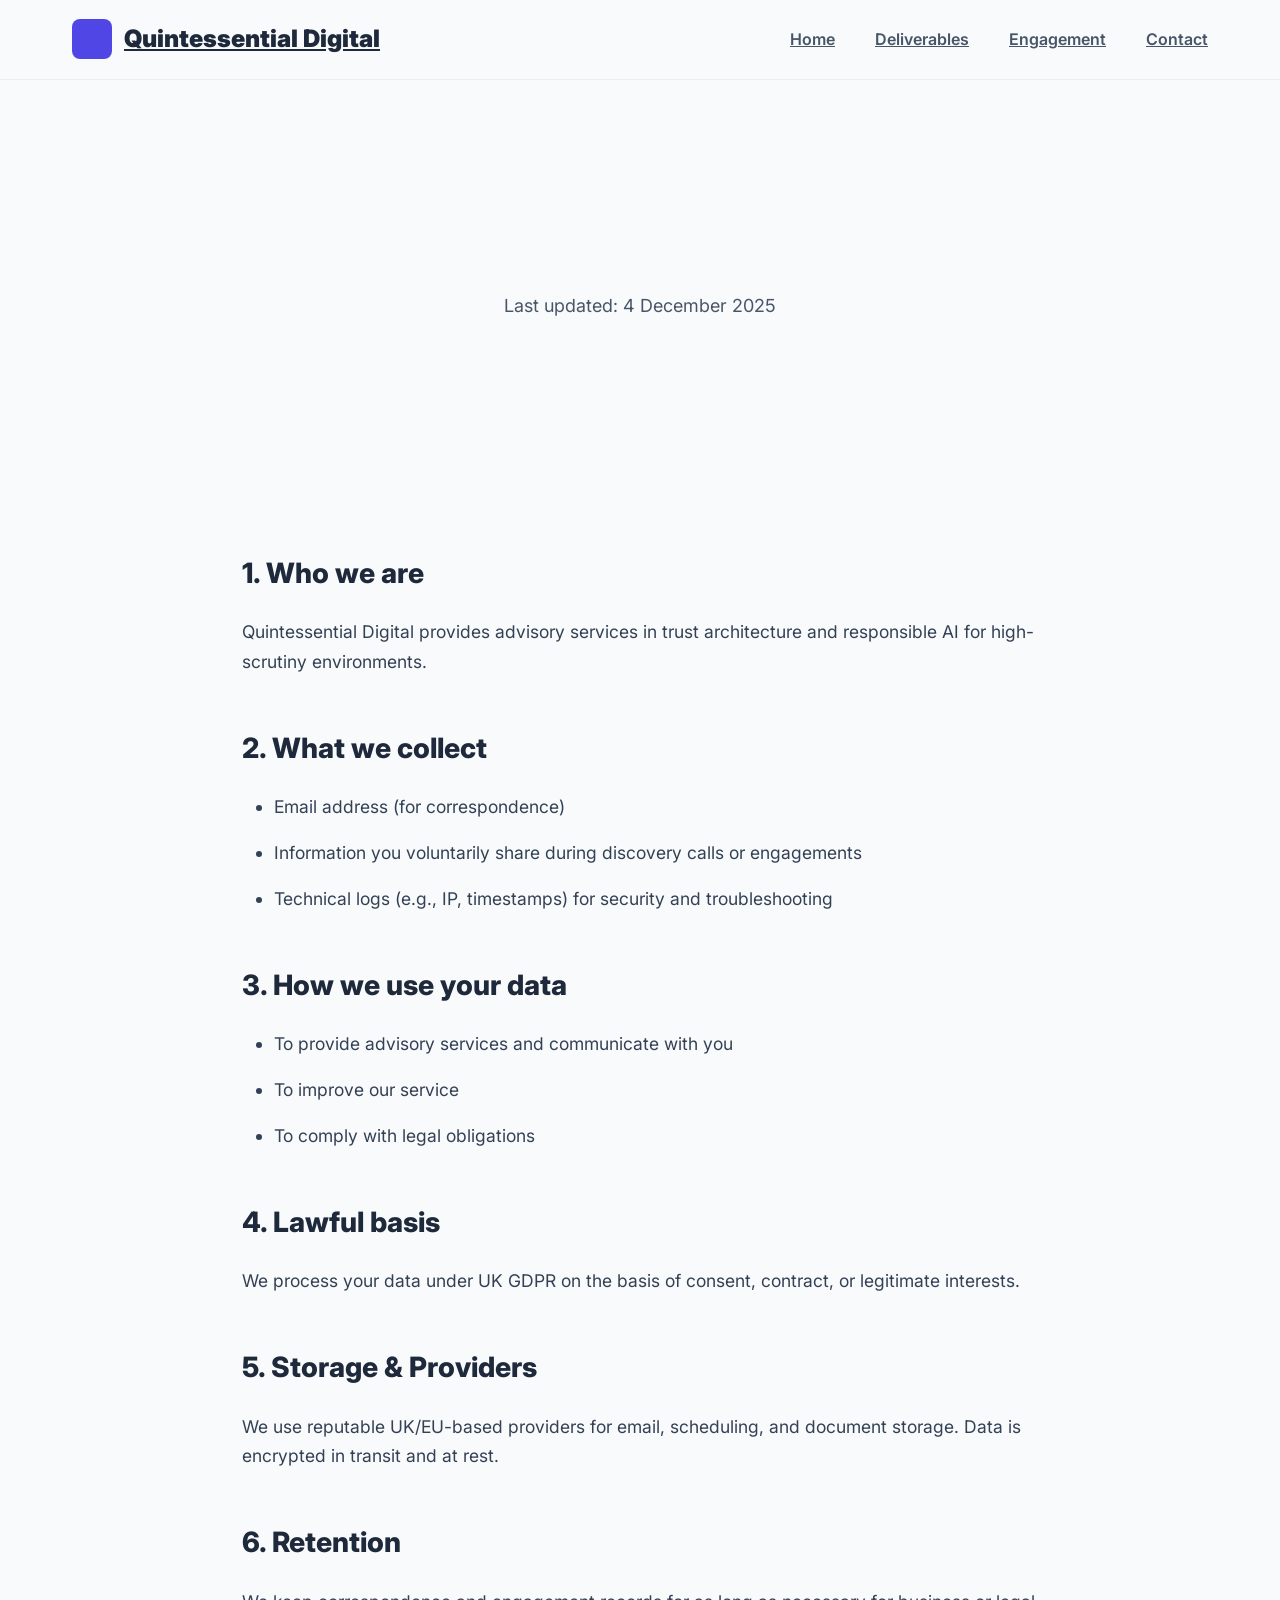
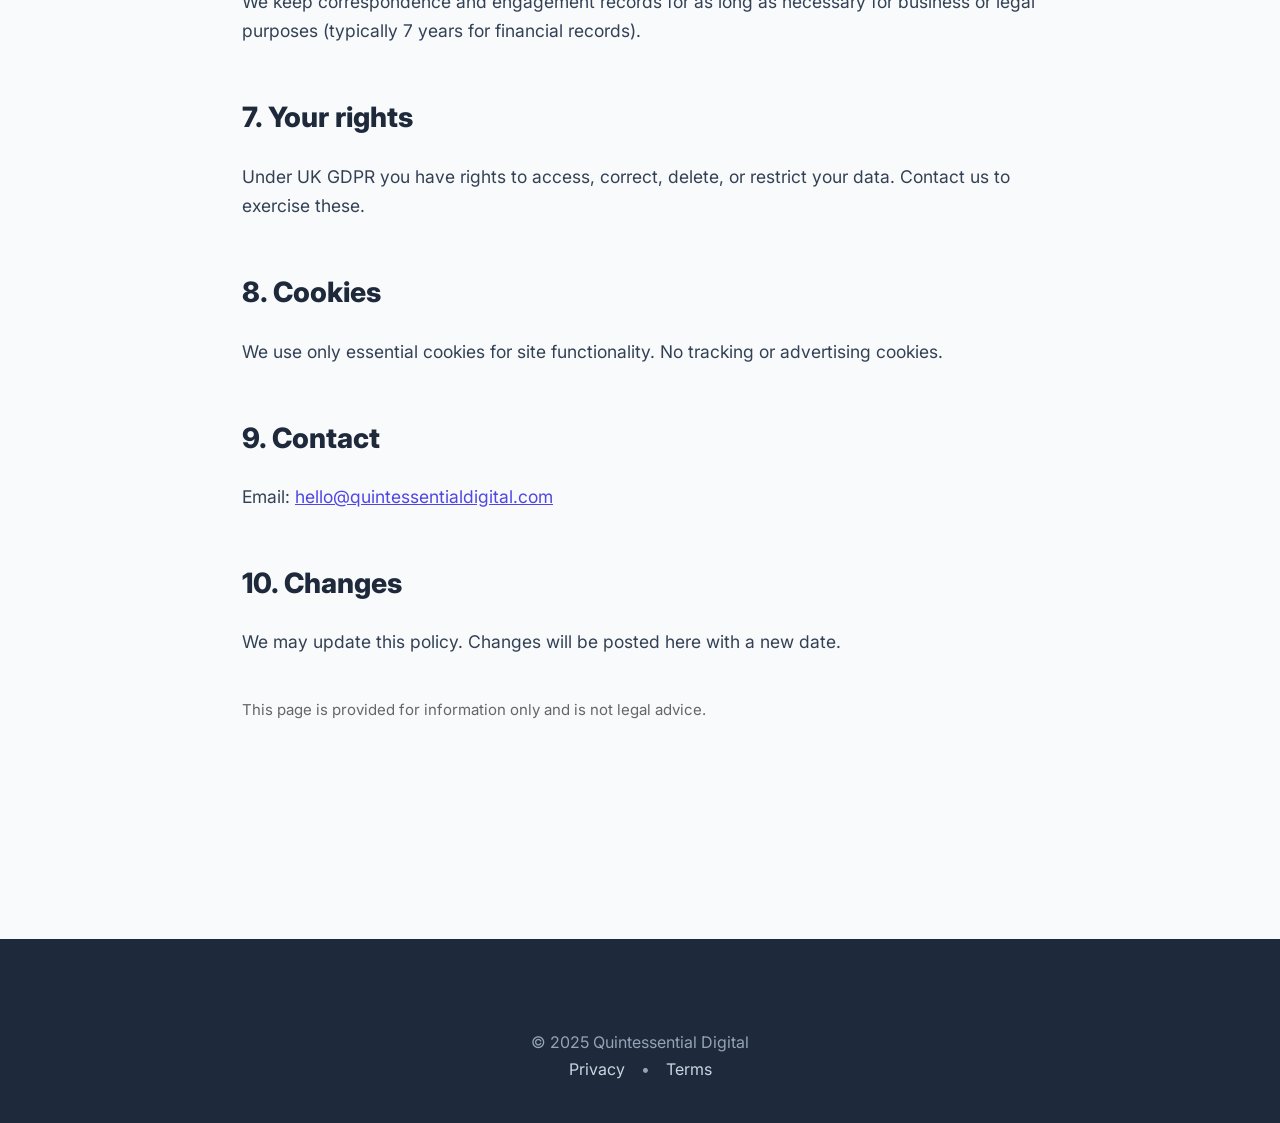
<file: privacy.html>
<!DOCTYPE html>
<html lang="en" class="scroll-smooth">
<head>
  <meta charset="UTF-8">
  <meta name="viewport" content="width=device-width, initial-scale=1.0">
  <title>Privacy Policy — Quintessential Digital</title>
  <meta name="description" content="How Quintessential Digital handles your data. We collect the absolute minimum and never sell it." />

  <script async src="https://www.googletagmanager.com/gtag/js?id=G-7LXYSWBN54"></script>
  <script>
    window.dataLayer = window.dataLayer || [];
    function gtag(){dataLayer.push(arguments);}
    gtag('js', new Date());
    gtag('config', 'G-7LXYSWBN54');
  </script>

  <link rel="preconnect" href="https://fonts.googleapis.com">
  <link rel="preconnect" href="https://fonts.gstatic.com" crossorigin>
  <link href="https://fonts.googleapis.com/css2?family=Inter:wght@400;500;600;700;800;900&display=swap" rel="stylesheet">

  <style>
    :root{
      --bg:#f9fafb;--text:#1e293b;--primary:#4f46e5;--gray:#475569;
      --shadow:0 20px 40px rgba(0,0,0,0.08);
    }
    *{box-sizing:border-box;margin:0;padding:0;}
    body{font-family:'Inter',sans-serif;background:var(--bg);color:var(--text);line-height:1.7;overflow-x:hidden;}
    .container{max-width:1200px;margin:0 auto;padding:0 32px;}

    header{
      position:fixed;top:0;left:0;right:0;z-index:1000;
      background:var(--bg);backdrop-filter:blur(20px);
      border-bottom:1px solid rgba(0,0,0,0.05);
      height:80px;
    }
    .nav{
      display:flex;align-items:center;justify-content:space-between;
      height:100%;
    }
    .logo{
      font-size:24px;font-weight:900;color:var(--text);display:flex;align-items:center;gap:12px;
    }
    .logo-icon{
      width:40px;height:40px;background:var(--primary);border-radius:8px;
    }
    .nav-links{
      display:flex;gap:40px;font-weight:600;
    }
    .nav-links a{color:var(--gray);}
    .nav-links a:hover,.nav-links a.active{color:var(--primary);font-weight:700;}

    .small-hero{padding:180px 0 100px;text-align:center;}
    .small-hero h1{
      font-size:56px;font-weight:900;margin-bottom:16px;
      background:linear-gradient(135deg,var(--gray-900),var(--primary));
      -webkit-background-clip:text;-webkit-text-fill-color:transparent;
    }
    .small-hero p{font-size:18px;color:var(--gray);}

    .legal-text{max-width:860px;margin:0 auto;padding:0 32px;}
    .legal-text h2{
      font-size:28px;font-weight:800;margin:48px 0 20px;color:var(--text);
    }
    .legal-text p, .legal-text li{
      font-size:17.5px;color:#334155;margin-bottom:16px;
    }
    .legal-text ul{
      margin:20px 0;padding-left:32px;
    }
    .legal-text ul li{list-style:disc;}

    footer{
      background:#1e293b;color:#94a3b8;padding:90px 0 40px;text-align:center;font-size:16px;margin-top:120px;
    }
    footer a{color:#cbd5e1;margin:0 12px;text-decoration:none;}
    footer a:hover{color:white;}

    @media (max-width:1024px){
      .small-hero h1{font-size:44px;}
      .legal-text{padding:0 24px;}
    }
    @media (max-width:640px){
      .small-hero{padding:140px 0 80px;}
      .small-hero h1{font-size:38px;}
      .legal-text{padding:0 20px;}
    }
  </style>
</head>
<body>
  <header>
    <div class="container nav">
      <a href="/" class="logo" aria-label="Quintessential Digital">
        <span class="logo-icon" aria-hidden="true"></span>
        Quintessential Digital
      </a>
      <nav class="nav-links" aria-label="Primary navigation">
        <a href="/">Home</a>
        <a href="/#deliverables">Deliverables</a>
        <a href="/#engagement">Engagement</a>
        <a href="/#contact">Contact</a>
      </nav>
    </div>
  </header>

  <main>
    <section class="small-hero">
      <div class="container">
        <h1>Privacy Policy</h1>
        <p>Last updated: 4 December 2025</p>
      </div>
    </section>

    <section style="padding:80px 0">
      <div class="legal-text">
        <h2>1. Who we are</h2>
        <p>Quintessential Digital provides advisory services in trust architecture and responsible AI for high-scrutiny environments.</p>

        <h2>2. What we collect</h2>
        <ul>
          <li>Email address (for correspondence)</li>
          <li>Information you voluntarily share during discovery calls or engagements</li>
          <li>Technical logs (e.g., IP, timestamps) for security and troubleshooting</li>
        </ul>

        <h2>3. How we use your data</h2>
        <ul>
          <li>To provide advisory services and communicate with you</li>
          <li>To improve our service</li>
          <li>To comply with legal obligations</li>
        </ul>

        <h2>4. Lawful basis</h2>
        <p>We process your data under UK GDPR on the basis of consent, contract, or legitimate interests.</p>

        <h2>5. Storage & Providers</h2>
        <p>We use reputable UK/EU-based providers for email, scheduling, and document storage. Data is encrypted in transit and at rest.</p>

        <h2>6. Retention</h2>
        <p>We keep correspondence and engagement records for as long as necessary for business or legal purposes (typically 7 years for financial records).</p>

        <h2>7. Your rights</h2>
        <p>Under UK GDPR you have rights to access, correct, delete, or restrict your data. Contact us to exercise these.</p>

        <h2>8. Cookies</h2>
        <p>We use only essential cookies for site functionality. No tracking or advertising cookies.</p>

        <h2>9. Contact</h2>
        <p>Email: <a href="mailto:hello@quintessentialdigital.com" style="color:var(--primary)">hello@quintessentialdigital.com</a></p>

        <h2>10. Changes</h2>
        <p>We may update this policy. Changes will be posted here with a new date.</p>

        <p style="margin-top:40px;color:#666;font-size:15px;">
          This page is provided for information only and is not legal advice.
        </p>
      </div>
    </section>
  </main>

  <footer>
    <div class="container">
      © 2025 Quintessential Digital<br>
      <a href="privacy.html">Privacy</a> • <a href="terms.html">Terms</a>
    </div>
  </footer>
</body>
</html>
</file>
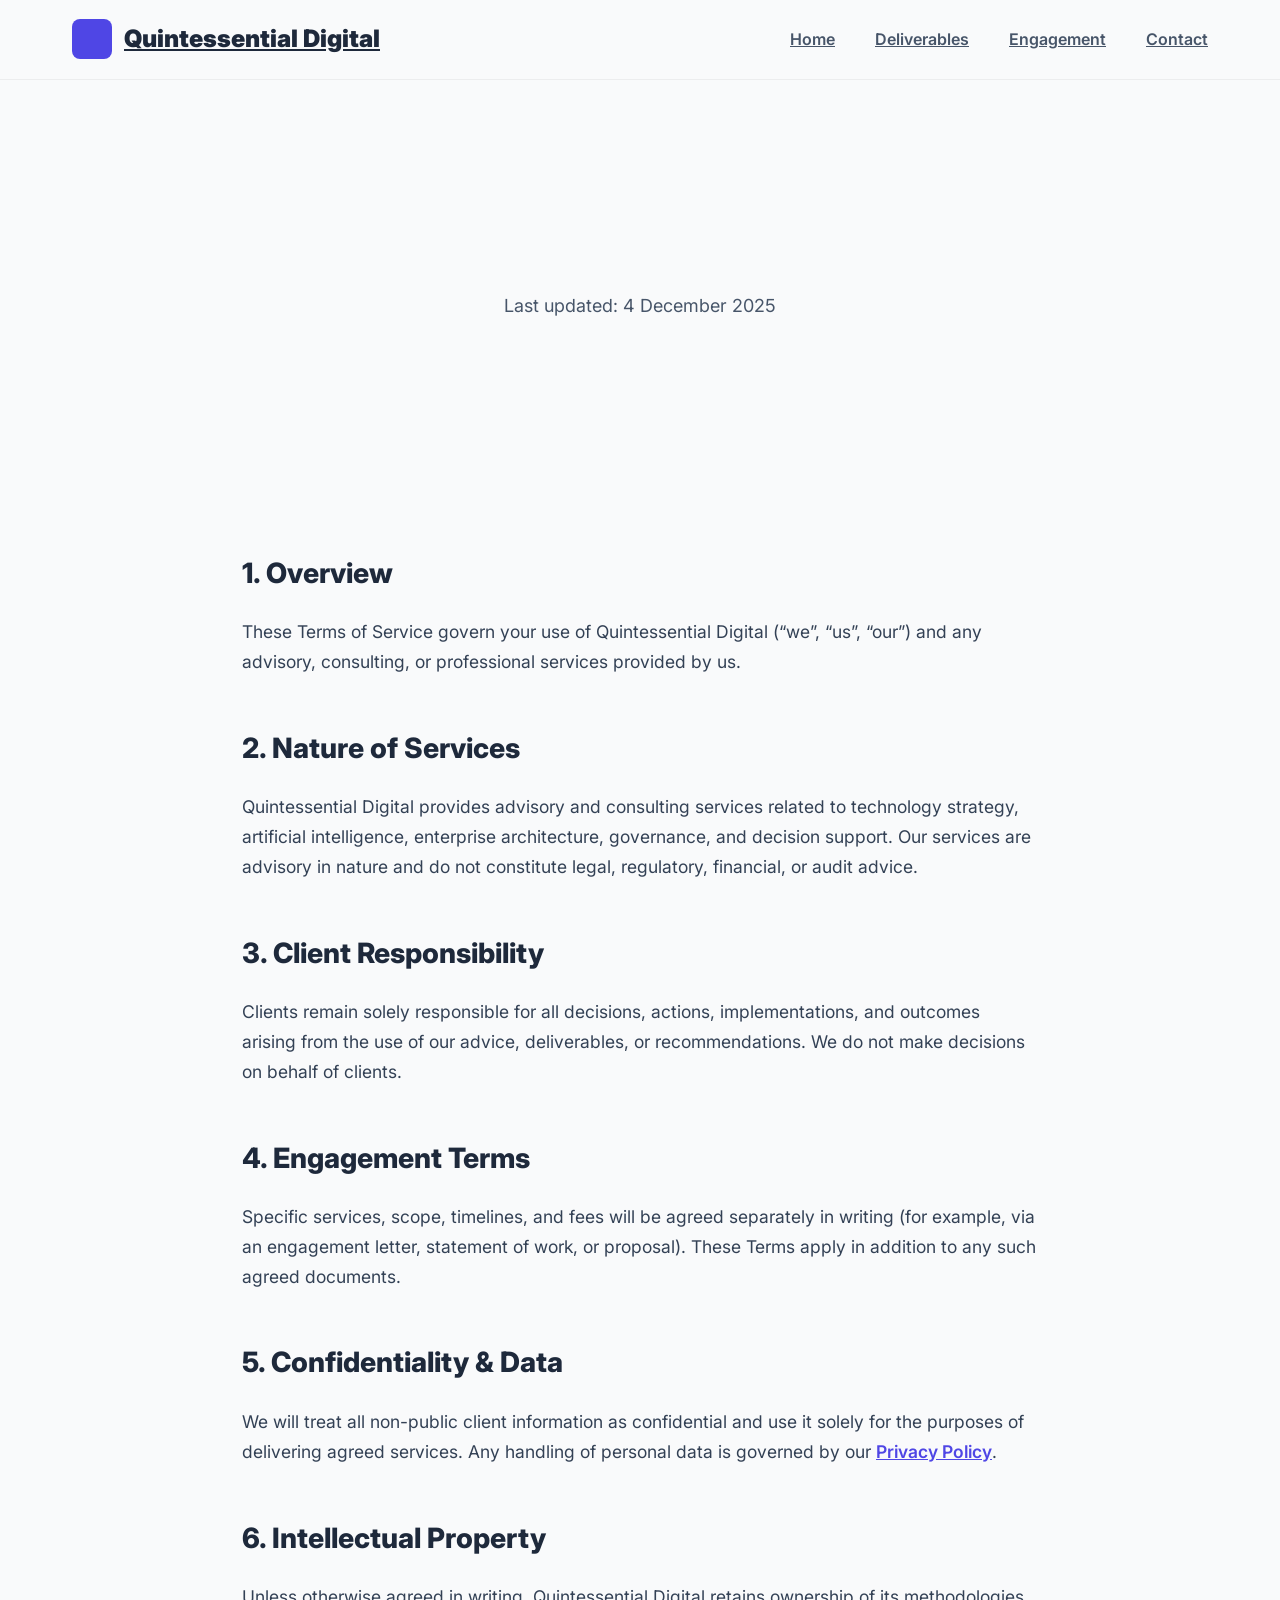
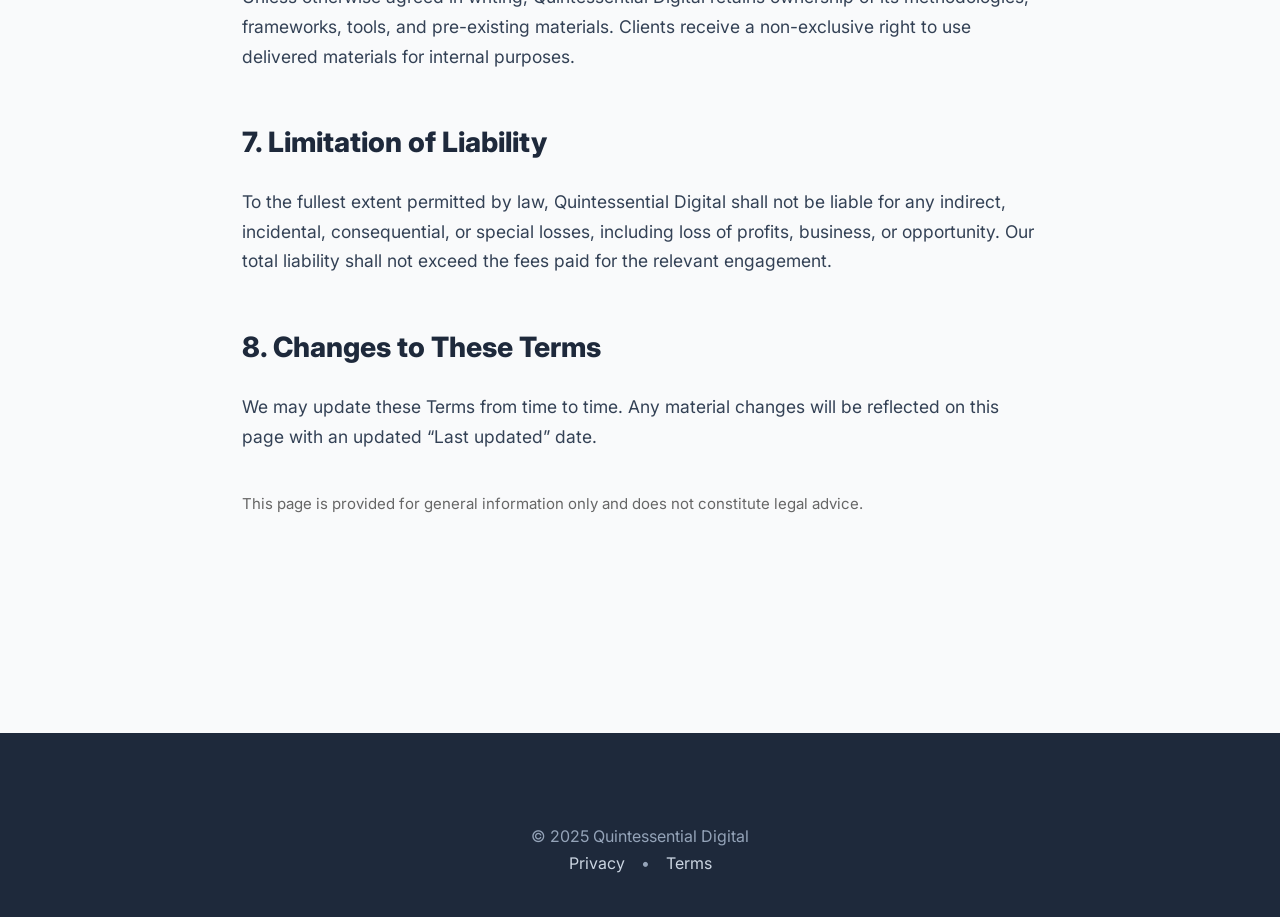
<file: terms.html>
<!DOCTYPE html>
<html lang="en" class="scroll-smooth">
<head>
  <meta charset="UTF-8">
  <meta name="viewport" content="width=device-width, initial-scale=1.0">
  <title>Terms of Service — Quintessential Digital</title>
  <meta name="description" content="Terms of Service for Quintessential Digital advisory and consulting services." />

  <script async src="https://www.googletagmanager.com/gtag/js?id=G-7LXYSWBN54"></script>
  <script>
    window.dataLayer = window.dataLayer || [];
    function gtag(){dataLayer.push(arguments);}
    gtag('js', new Date());
    gtag('config', 'G-7LXYSWBN54');
  </script>

  <link rel="preconnect" href="https://fonts.googleapis.com">
  <link rel="preconnect" href="https://fonts.gstatic.com" crossorigin>
  <link href="https://fonts.googleapis.com/css2?family=Inter:wght@400;500;600;700;800;900&display=swap" rel="stylesheet">

  <style>
    :root{
      --bg:#f9fafb;--text:#1e293b;--primary:#4f46e5;--primary-light:#6366f1;--gray:#475569;
      --shadow:0 20px 40px rgba(0,0,0,0.08);
    }
    *{box-sizing:border-box;margin:0;padding:0;}
    body{font-family:'Inter',sans-serif;background:var(--bg);color:var(--text);line-height:1.7;overflow-x:hidden;}
    .container{max-width:1200px;margin:0 auto;padding:0 32px;}

    header{
      position:fixed;top:0;left:0;right:0;z-index:1000;
      background:var(--bg);backdrop-filter:blur(20px);
      border-bottom:1px solid rgba(0,0,0,0.05);
      height:80px;
    }
    .nav{
      display:flex;align-items:center;justify-content:space-between;
      height:100%;
    }
    .logo{
      font-size:24px;font-weight:900;color:var(--text);display:flex;align-items:center;gap:12px;
    }
    .logo-icon{
      width:40px;height:40px;background:var(--primary);border-radius:8px;
    }
    .nav-links{
      display:flex;gap:40px;font-weight:600;
    }
    .nav-links a{color:var(--gray);}
    .nav-links a:hover,.nav-links a.active{color:var(--primary);font-weight:700;}

    .small-hero{padding:180px 0 100px;text-align:center;}
    .small-hero h1{
      font-size:56px;font-weight:900;margin-bottom:16px;
      background:linear-gradient(135deg,var(--gray-900),var(--primary));
      -webkit-background-clip:text;-webkit-text-fill-color:transparent;
    }
    .small-hero p{font-size:18px;color:var(--gray);}

    .legal-text{max-width:860px;margin:0 auto;padding:0 32px;}
    .legal-text h2{
      font-size:28px;font-weight:800;margin:48px 0 20px;color:var(--text);
    }
    .legal-text p, .legal-text li{
      font-size:17.5px;color:#334155;margin-bottom:16px;
    }
    .legal-text ul{
      margin:20px 0;padding-left:32px;
    }
    .legal-text ul li{list-style:disc;}

    footer{
      background:#1e293b;color:#94a3b8;padding:90px 0 40px;text-align:center;font-size:16px;margin-top:120px;
    }
    footer a{color:#cbd5e1;margin:0 12px;text-decoration:none;}
    footer a:hover{color:white;}

    @media (max-width:1024px){
      .small-hero h1{font-size:44px;}
      .legal-text{padding:0 24px;}
    }
    @media (max-width:640px){
      .small-hero{padding:140px 0 80px;}
      .small-hero h1{font-size:38px;}
      .legal-text{padding:0 20px;}
    }
  </style>
</head>
<body>
  <header>
    <div class="container nav">
      <a href="/" class="logo" aria-label="Quintessential Digital">
        <span class="logo-icon" aria-hidden="true"></span>
        Quintessential Digital
      </a>
      <nav class="nav-links" aria-label="Primary navigation">
        <a href="/">Home</a>
        <a href="/#deliverables">Deliverables</a>
        <a href="/#engagement">Engagement</a>
        <a href="/#contact">Contact</a>
      </nav>
    </div>
  </header>

  <main>
    <section class="small-hero">
      <div class="container">
        <h1>Terms of Service</h1>
        <p>Last updated: 4 December 2025</p>
      </div>
    </section>

    <section style="padding:80px 0">
      <div class="legal-text">
        <h2>1. Overview</h2>
        <p>
          These Terms of Service govern your use of Quintessential Digital (“we”, “us”, “our”) and any advisory,
          consulting, or professional services provided by us.
        </p>

        <h2>2. Nature of Services</h2>
        <p>
          Quintessential Digital provides advisory and consulting services related to technology strategy,
          artificial intelligence, enterprise architecture, governance, and decision support.
          Our services are advisory in nature and do not constitute legal, regulatory, financial, or audit advice.
        </p>

        <h2>3. Client Responsibility</h2>
        <p>
          Clients remain solely responsible for all decisions, actions, implementations, and outcomes arising
          from the use of our advice, deliverables, or recommendations.
          We do not make decisions on behalf of clients.
        </p>

        <h2>4. Engagement Terms</h2>
        <p>
          Specific services, scope, timelines, and fees will be agreed separately in writing (for example,
          via an engagement letter, statement of work, or proposal).
          These Terms apply in addition to any such agreed documents.
        </p>

        <h2>5. Confidentiality & Data</h2>
        <p>
          We will treat all non-public client information as confidential and use it solely for the purposes
          of delivering agreed services.
          Any handling of personal data is governed by our
          <a href="privacy.html" style="color:var(--primary);font-weight:600">Privacy Policy</a>.
        </p>

        <h2>6. Intellectual Property</h2>
        <p>
          Unless otherwise agreed in writing, Quintessential Digital retains ownership of its methodologies,
          frameworks, tools, and pre-existing materials.
          Clients receive a non-exclusive right to use delivered materials for internal purposes.
        </p>

        <h2>7. Limitation of Liability</h2>
        <p>
          To the fullest extent permitted by law, Quintessential Digital shall not be liable for any indirect,
          incidental, consequential, or special losses, including loss of profits, business, or opportunity.
          Our total liability shall not exceed the fees paid for the relevant engagement.
        </p>

        <h2>8. Changes to These Terms</h2>
        <p>
          We may update these Terms from time to time.
          Any material changes will be reflected on this page with an updated “Last updated” date.
        </p>

        <p style="margin-top:40px;color:#666;font-size:15px;">
          This page is provided for general information only and does not constitute legal advice.
        </p>
      </div>
    </section>
  </main>

  <footer>
    <div class="container">
      © 2025 Quintessential Digital<br>
      <a href="privacy.html">Privacy</a> • <a href="terms.html">Terms</a>
    </div>
  </footer>
</body>
</html>
</file>
